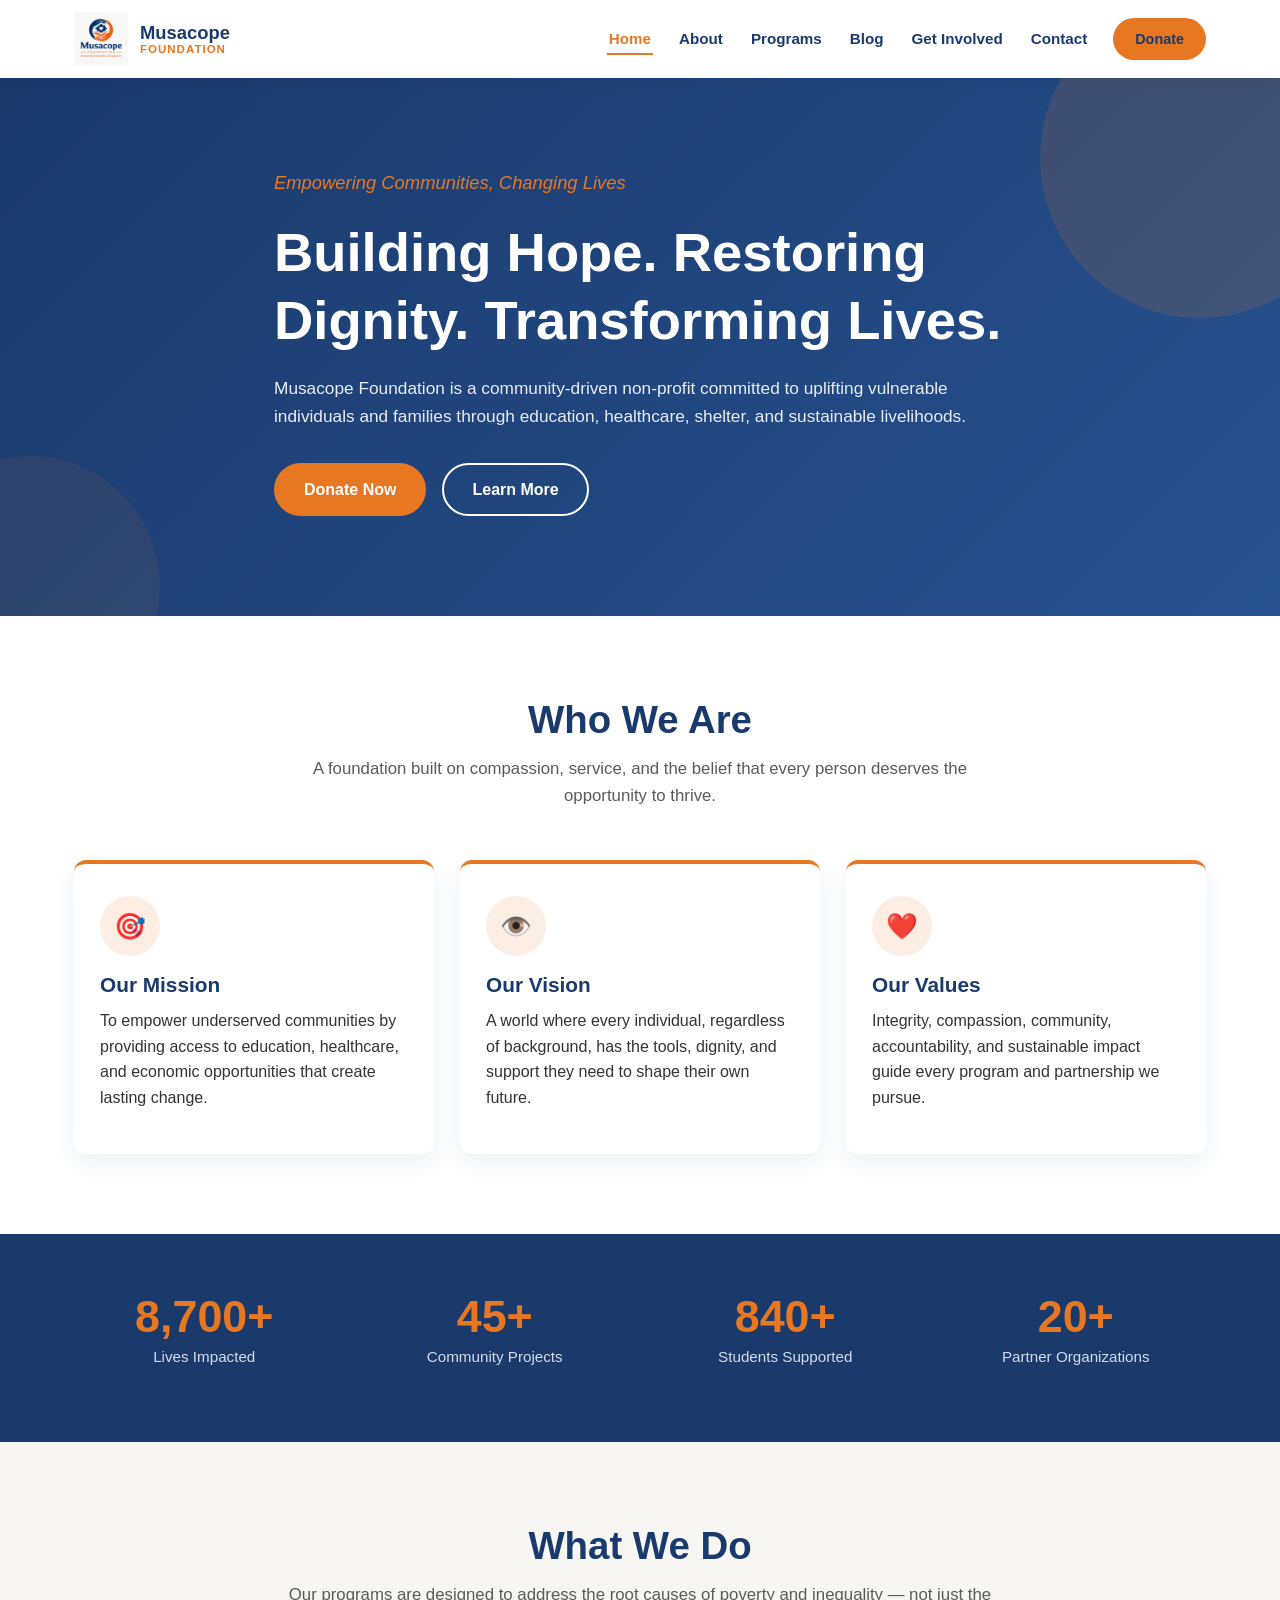
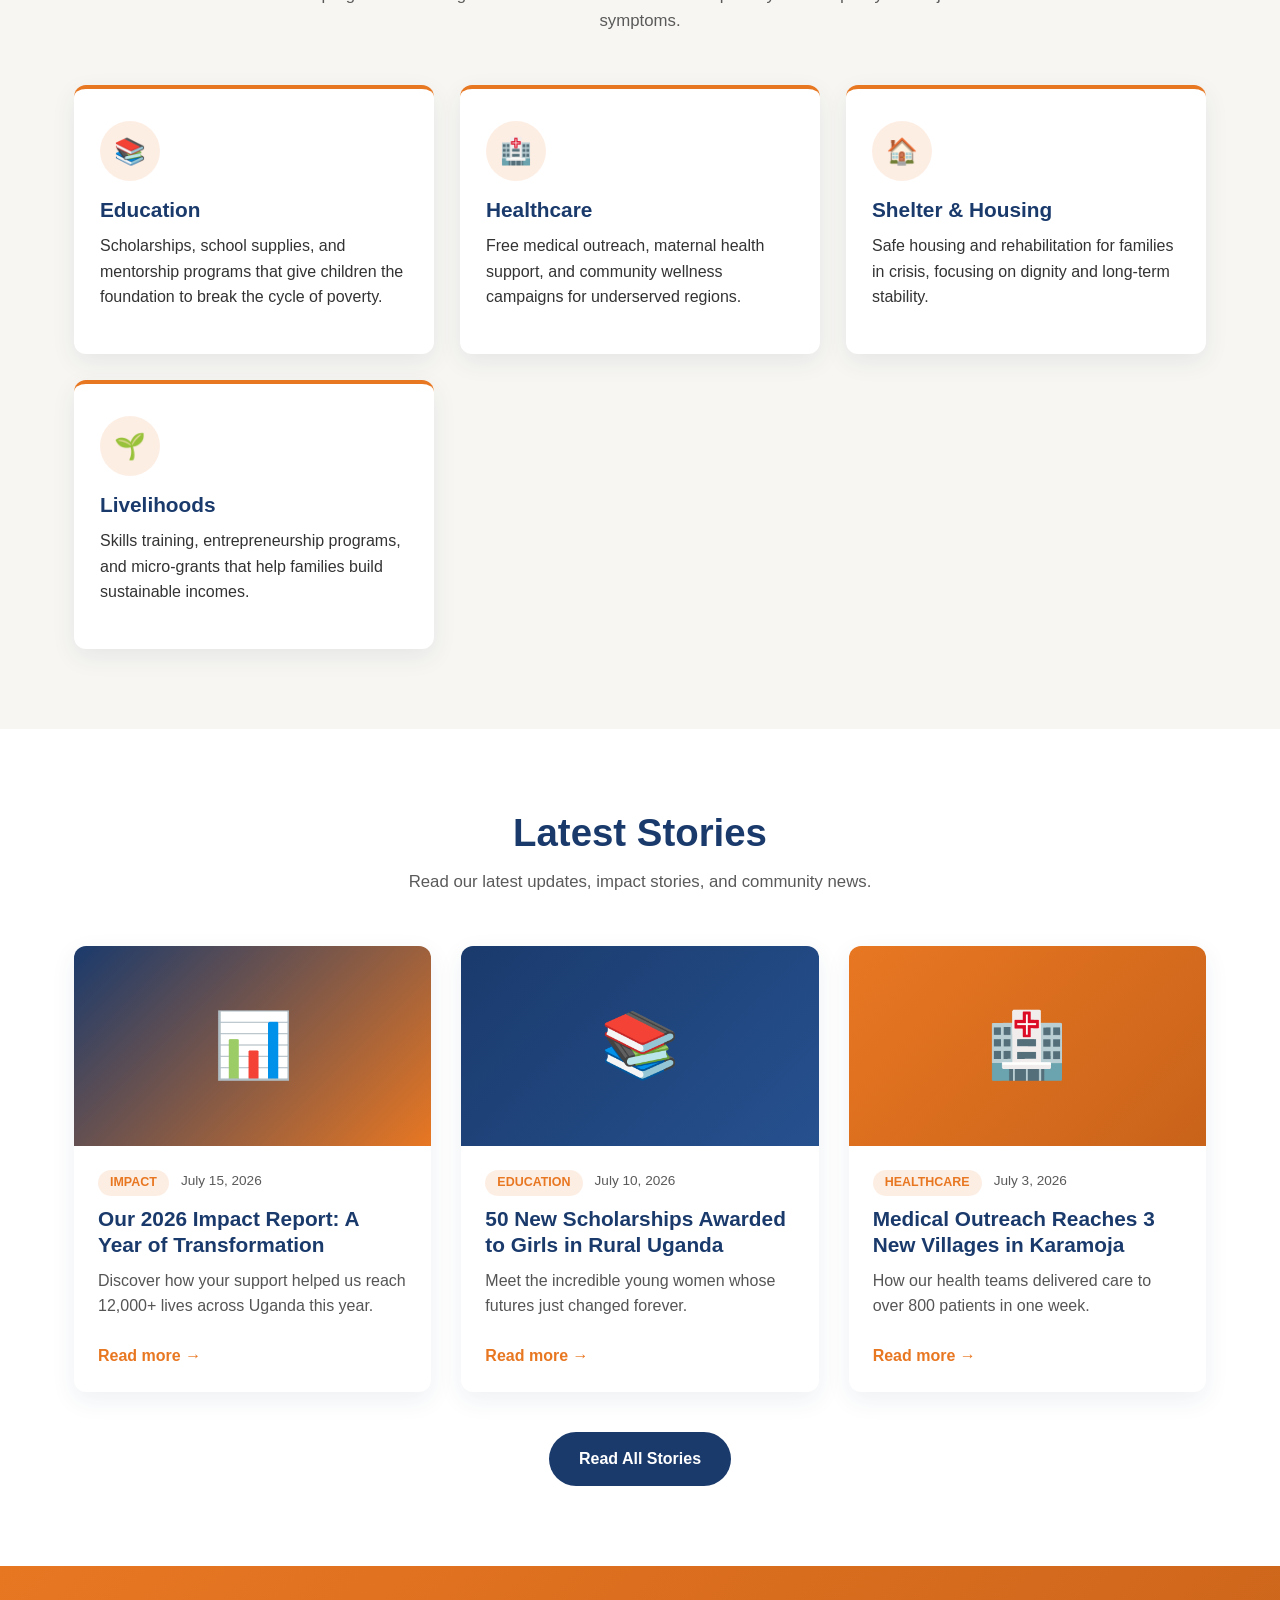
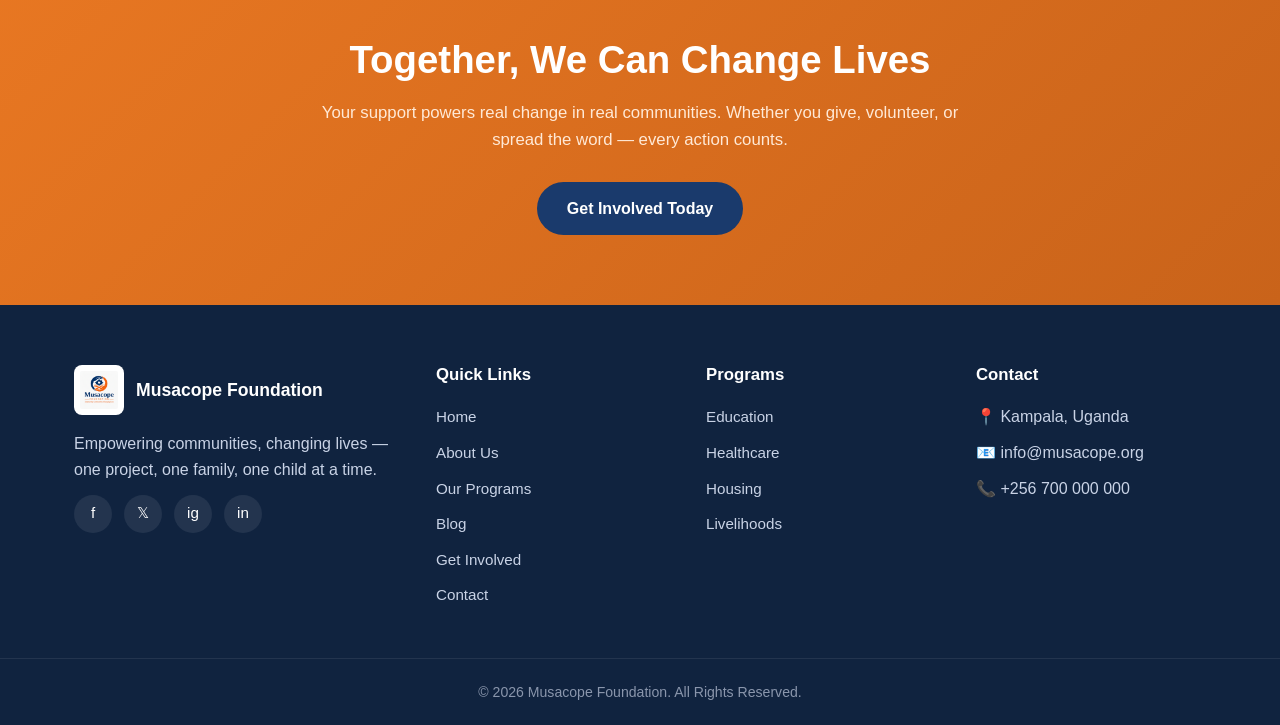
<file: index.html>
<!DOCTYPE html>
<html lang="en">
<head>
  <meta charset="UTF-8" />
  <meta name="viewport" content="width=device-width, initial-scale=1.0" />
  <title>Musacope Foundation | Empowering Communities, Changing Lives</title>
  <meta name="description" content="Musacope Foundation is a non-profit dedicated to empowering communities through education, healthcare, and sustainable development." />
  <link rel="icon" href="images/logo.png" />
  <link rel="stylesheet" href="styles.css" />
</head>
<body>

  <nav class="navbar">
    <div class="nav-container">
      <a href="index.html" class="nav-logo">
        <img src="images/logo.png" alt="Musacope Foundation logo" />
        <div class="nav-logo-text">
          <span class="brand">Musacope</span>
          <span class="sub">FOUNDATION</span>
        </div>
      </a>
      <button class="hamburger" aria-label="Menu"><span></span><span></span><span></span></button>
      <ul class="nav-links">
        <li><a href="index.html">Home</a></li>
        <li><a href="about.html">About</a></li>
        <li><a href="programs.html">Programs</a></li>
        <li><a href="blog.html">Blog</a></li>
        <li><a href="get-involved.html">Get Involved</a></li>
        <li><a href="contact.html">Contact</a></li>
        <li><a href="get-involved.html#donate" class="btn btn-primary">Donate</a></li>
      </ul>
    </div>
  </nav>

  <section class="hero">
    <div class="container hero-content">
      <p class="tagline">Empowering Communities, Changing Lives</p>
      <h1>Building Hope. Restoring Dignity. Transforming Lives.</h1>
      <p>Musacope Foundation is a community-driven non-profit committed to uplifting vulnerable individuals and families through education, healthcare, shelter, and sustainable livelihoods.</p>
      <div class="hero-buttons">
        <a href="get-involved.html#donate" class="btn btn-primary">Donate Now</a>
        <a href="about.html" class="btn btn-outline">Learn More</a>
      </div>
    </div>
  </section>

  <section>
    <div class="container">
      <h2 class="section-title">Who We Are</h2>
      <p class="section-subtitle">A foundation built on compassion, service, and the belief that every person deserves the opportunity to thrive.</p>
      <div class="cards-grid">
        <div class="card"><div class="card-icon">🎯</div><h3>Our Mission</h3><p>To empower underserved communities by providing access to education, healthcare, and economic opportunities that create lasting change.</p></div>
        <div class="card"><div class="card-icon">👁️</div><h3>Our Vision</h3><p>A world where every individual, regardless of background, has the tools, dignity, and support they need to shape their own future.</p></div>
        <div class="card"><div class="card-icon">❤️</div><h3>Our Values</h3><p>Integrity, compassion, community, accountability, and sustainable impact guide every program and partnership we pursue.</p></div>
      </div>
    </div>
  </section>

  <section class="stats">
    <div class="container">
      <div class="stats-grid">
        <div><span class="stat-num" data-target="12000" data-suffix="+">0</span><p class="stat-label">Lives Impacted</p></div>
        <div><span class="stat-num" data-target="45" data-suffix="+">0</span><p class="stat-label">Community Projects</p></div>
        <div><span class="stat-num" data-target="1200" data-suffix="+">0</span><p class="stat-label">Students Supported</p></div>
        <div><span class="stat-num" data-target="20" data-suffix="+">0</span><p class="stat-label">Partner Organizations</p></div>
      </div>
    </div>
  </section>

  <section class="section-alt">
    <div class="container">
      <h2 class="section-title">What We Do</h2>
      <p class="section-subtitle">Our programs are designed to address the root causes of poverty and inequality — not just the symptoms.</p>
      <div class="cards-grid">
        <div class="card"><div class="card-icon">📚</div><h3>Education</h3><p>Scholarships, school supplies, and mentorship programs that give children the foundation to break the cycle of poverty.</p></div>
        <div class="card"><div class="card-icon">🏥</div><h3>Healthcare</h3><p>Free medical outreach, maternal health support, and community wellness campaigns for underserved regions.</p></div>
        <div class="card"><div class="card-icon">🏠</div><h3>Shelter & Housing</h3><p>Safe housing and rehabilitation for families in crisis, focusing on dignity and long-term stability.</p></div>
        <div class="card"><div class="card-icon">🌱</div><h3>Livelihoods</h3><p>Skills training, entrepreneurship programs, and micro-grants that help families build sustainable incomes.</p></div>
      </div>
    </div>
  </section>

  <section>
    <div class="container">
      <h2 class="section-title">Latest Stories</h2>
      <p class="section-subtitle">Read our latest updates, impact stories, and community news.</p>
      <div class="blog-grid">
        <a href="blog/impact-report-2026.html" class="blog-card" style="color:inherit;">
          <div class="blog-card-image community">📊</div>
          <div class="blog-card-body">
            <div class="blog-meta"><span class="blog-tag">Impact</span><span>July 15, 2026</span></div>
            <h3>Our 2026 Impact Report: A Year of Transformation</h3>
            <p>Discover how your support helped us reach 12,000+ lives across Uganda this year.</p>
            <span class="read-more">Read more →</span>
          </div>
        </a>
        <a href="blog/education-scholarships.html" class="blog-card" style="color:inherit;">
          <div class="blog-card-image education">📚</div>
          <div class="blog-card-body">
            <div class="blog-meta"><span class="blog-tag">Education</span><span>July 10, 2026</span></div>
            <h3>50 New Scholarships Awarded to Girls in Rural Uganda</h3>
            <p>Meet the incredible young women whose futures just changed forever.</p>
            <span class="read-more">Read more →</span>
          </div>
        </a>
        <a href="blog/health-outreach.html" class="blog-card" style="color:inherit;">
          <div class="blog-card-image health">🏥</div>
          <div class="blog-card-body">
            <div class="blog-meta"><span class="blog-tag">Healthcare</span><span>July 3, 2026</span></div>
            <h3>Medical Outreach Reaches 3 New Villages in Karamoja</h3>
            <p>How our health teams delivered care to over 800 patients in one week.</p>
            <span class="read-more">Read more →</span>
          </div>
        </a>
      </div>
      <div style="text-align:center; margin-top:40px;">
        <a href="blog.html" class="btn btn-navy">Read All Stories</a>
      </div>
    </div>
  </section>

  <section class="cta-banner">
    <div class="container">
      <h2>Together, We Can Change Lives</h2>
      <p>Your support powers real change in real communities. Whether you give, volunteer, or spread the word — every action counts.</p>
      <a href="get-involved.html" class="btn btn-navy">Get Involved Today</a>
    </div>
  </section>

  <footer>
    <div class="container">
      <div class="footer-grid">
        <div class="footer-col">
          <div class="footer-logo">
            <img src="images/logo.png" alt="Musacope Foundation" />
            <span class="brand">Musacope Foundation</span>
          </div>
          <p style="color:#c9d3e6;">Empowering communities, changing lives — one project, one family, one child at a time.</p>
          <div class="socials"><a href="#">f</a><a href="#">𝕏</a><a href="#">ig</a><a href="#">in</a></div>
        </div>
        <div class="footer-col">
          <h4>Quick Links</h4>
          <ul>
            <li><a href="index.html">Home</a></li>
            <li><a href="about.html">About Us</a></li>
            <li><a href="programs.html">Our Programs</a></li>
            <li><a href="blog.html">Blog</a></li>
            <li><a href="get-involved.html">Get Involved</a></li>
            <li><a href="contact.html">Contact</a></li>
          </ul>
        </div>
        <div class="footer-col">
          <h4>Programs</h4>
          <ul>
            <li><a href="programs.html">Education</a></li>
            <li><a href="programs.html">Healthcare</a></li>
            <li><a href="programs.html">Housing</a></li>
            <li><a href="programs.html">Livelihoods</a></li>
          </ul>
        </div>
        <div class="footer-col">
          <h4>Contact</h4>
          <ul>
            <li>📍 Kampala, Uganda</li>
            <li>📧 info@musacope.org</li>
            <li>📞 +256 700 000 000</li>
          </ul>
        </div>
      </div>
    </div>
    <div class="footer-bottom">
      &copy; <span id="year"></span> Musacope Foundation. All Rights Reserved.
      <script>document.getElementById('year').textContent = new Date().getFullYear();</script>
    </div>
  </footer>

  <script src="config.js"></script>
  <script src="script.js"></script>
</body>
</html>
</file>
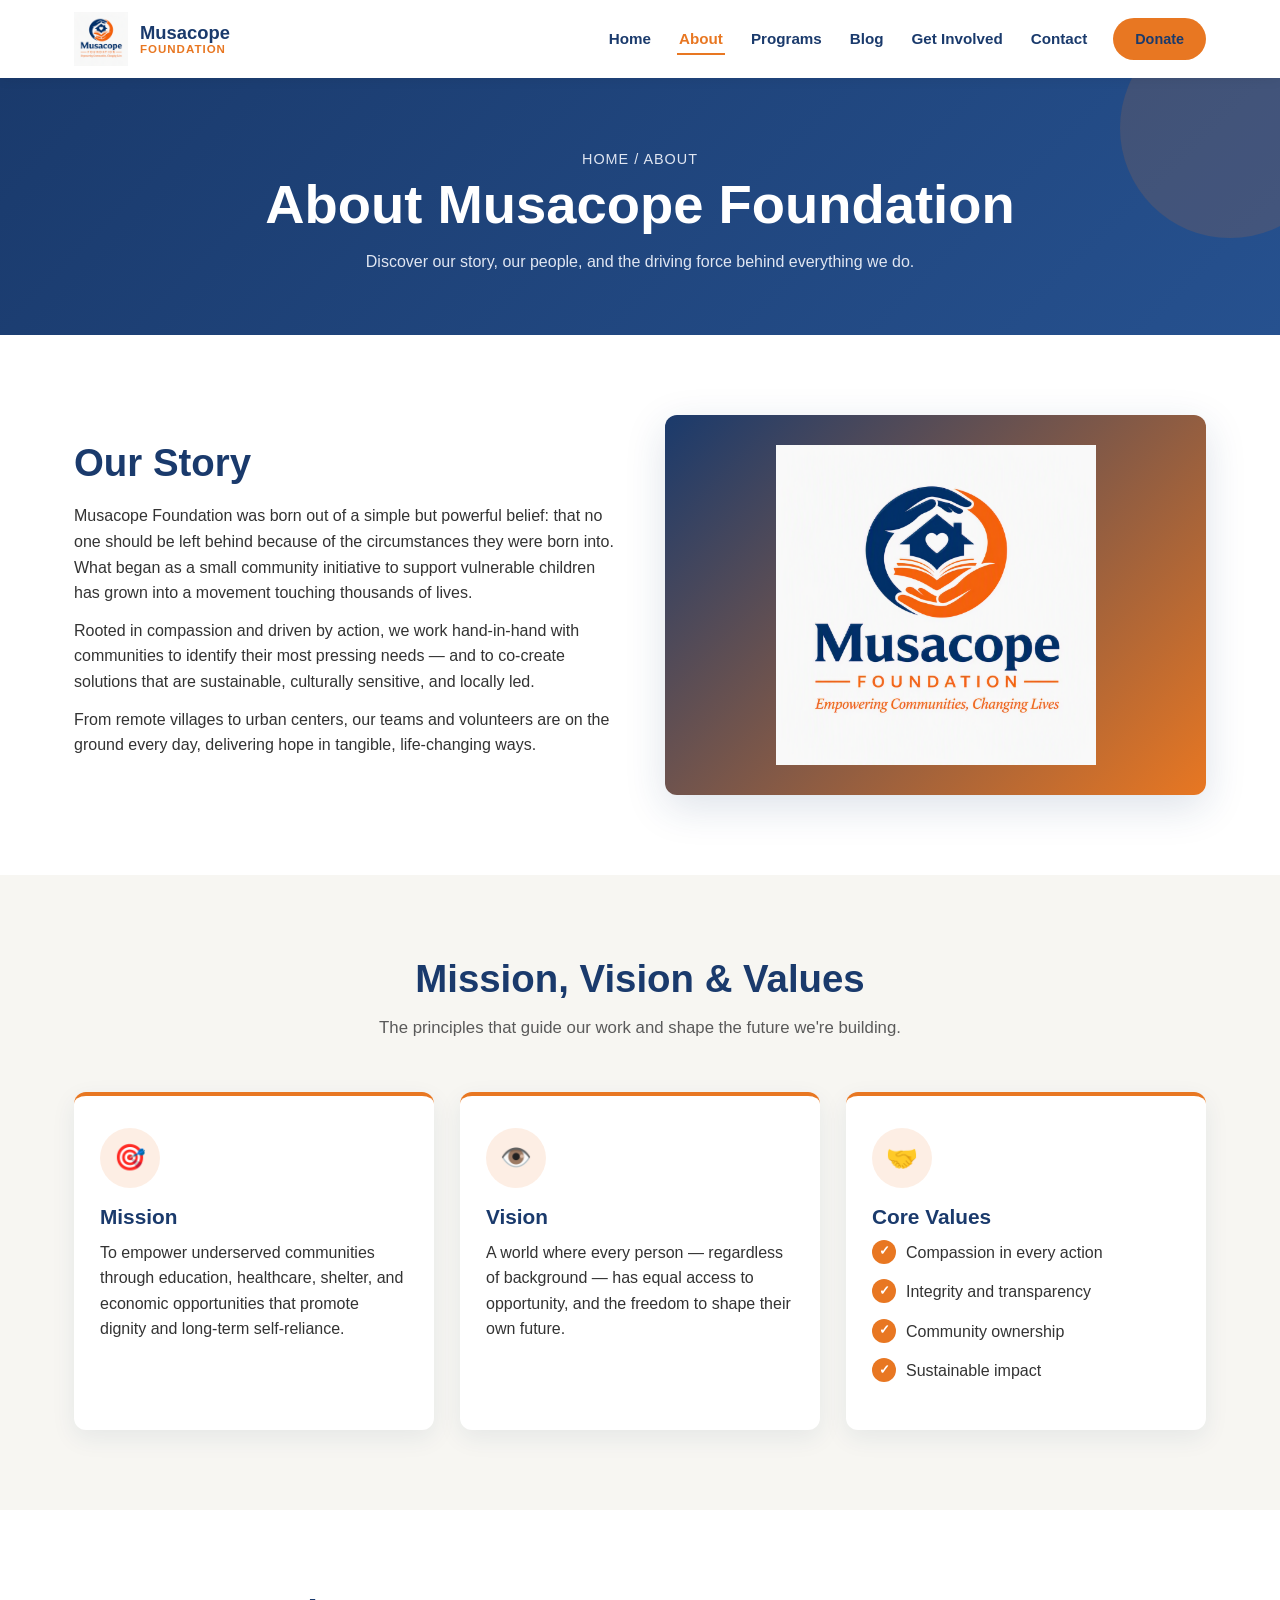
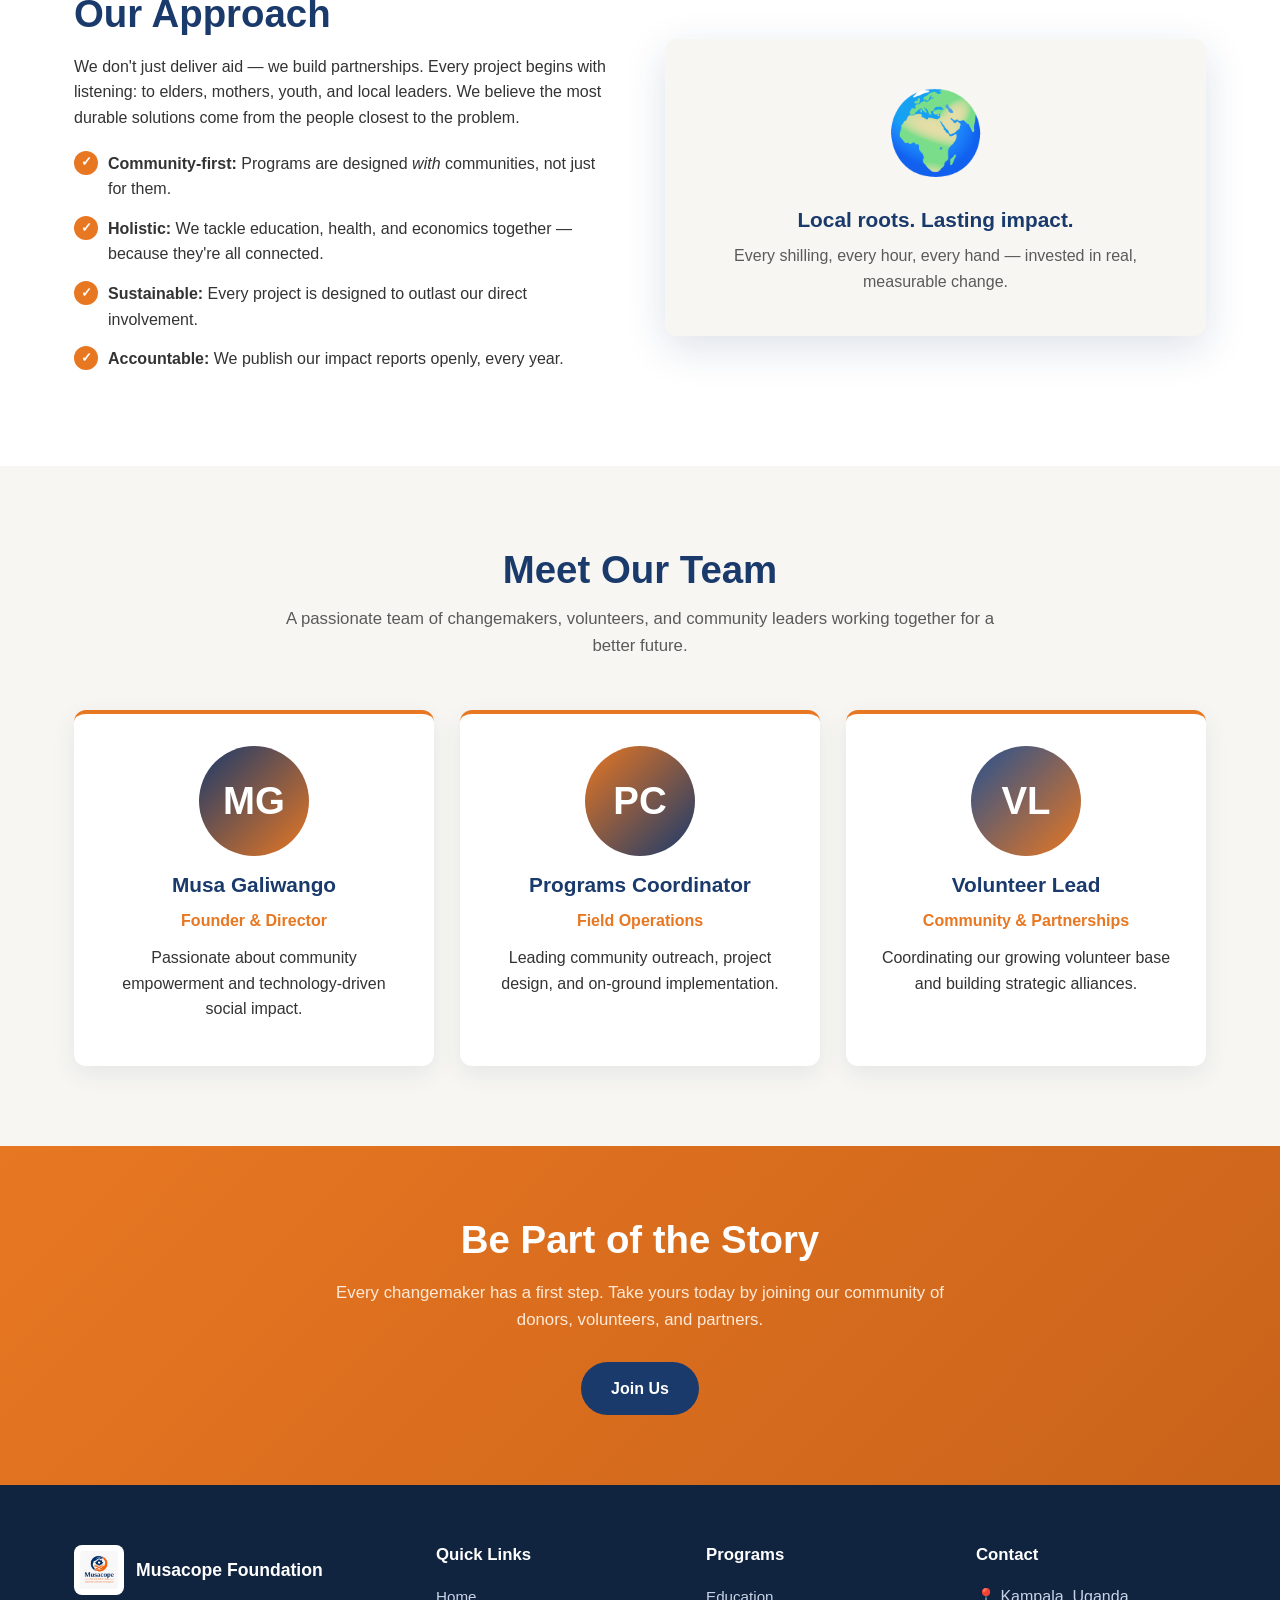
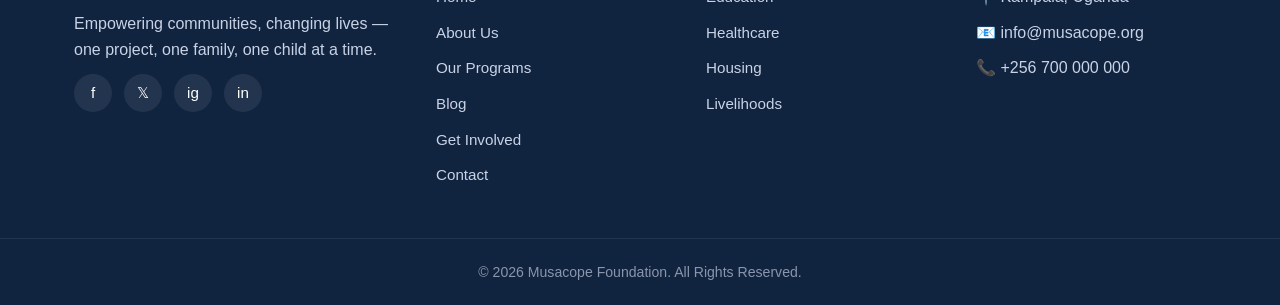
<file: about.html>
<!DOCTYPE html>
<html lang="en">
<head>
  <meta charset="UTF-8" />
  <meta name="viewport" content="width=device-width, initial-scale=1.0" />
  <title>About Us | Musacope Foundation</title>
  <link rel="icon" href="images/logo.png" />
  <link rel="stylesheet" href="styles.css" />
</head>
<body>

  <nav class="navbar">
    <div class="nav-container">
      <a href="index.html" class="nav-logo">
        <img src="images/logo.png" alt="Musacope Foundation logo" />
        <div class="nav-logo-text"><span class="brand">Musacope</span><span class="sub">FOUNDATION</span></div>
      </a>
      <button class="hamburger" aria-label="Menu"><span></span><span></span><span></span></button>
      <ul class="nav-links">
        <li><a href="index.html">Home</a></li>
        <li><a href="about.html">About</a></li>
        <li><a href="programs.html">Programs</a></li>
        <li><a href="blog.html">Blog</a></li>
        <li><a href="get-involved.html">Get Involved</a></li>
        <li><a href="contact.html">Contact</a></li>
        <li><a href="get-involved.html#donate" class="btn btn-primary">Donate</a></li>
      </ul>
    </div>
  </nav>

  <header class="page-header">
    <div class="container">
      <p class="breadcrumb">Home / About</p>
      <h1>About Musacope Foundation</h1>
      <p>Discover our story, our people, and the driving force behind everything we do.</p>
    </div>
  </header>

  <section>
    <div class="container two-col">
      <div>
        <h2>Our Story</h2>
        <p>Musacope Foundation was born out of a simple but powerful belief: that no one should be left behind because of the circumstances they were born into. What began as a small community initiative to support vulnerable children has grown into a movement touching thousands of lives.</p>
        <p>Rooted in compassion and driven by action, we work hand-in-hand with communities to identify their most pressing needs — and to co-create solutions that are sustainable, culturally sensitive, and locally led.</p>
        <p>From remote villages to urban centers, our teams and volunteers are on the ground every day, delivering hope in tangible, life-changing ways.</p>
      </div>
      <div class="image-box"><img src="images/logo.png" alt="Musacope Foundation" /></div>
    </div>
  </section>

  <section class="section-alt">
    <div class="container">
      <h2 class="section-title">Mission, Vision & Values</h2>
      <p class="section-subtitle">The principles that guide our work and shape the future we're building.</p>
      <div class="cards-grid">
        <div class="card"><div class="card-icon">🎯</div><h3>Mission</h3><p>To empower underserved communities through education, healthcare, shelter, and economic opportunities that promote dignity and long-term self-reliance.</p></div>
        <div class="card"><div class="card-icon">👁️</div><h3>Vision</h3><p>A world where every person — regardless of background — has equal access to opportunity, and the freedom to shape their own future.</p></div>
        <div class="card"><div class="card-icon">🤝</div><h3>Core Values</h3>
          <ul class="value-list" style="margin-top:6px;">
            <li>Compassion in every action</li><li>Integrity and transparency</li>
            <li>Community ownership</li><li>Sustainable impact</li>
          </ul>
        </div>
      </div>
    </div>
  </section>

  <section>
    <div class="container two-col">
      <div>
        <h2>Our Approach</h2>
        <p>We don't just deliver aid — we build partnerships. Every project begins with listening: to elders, mothers, youth, and local leaders. We believe the most durable solutions come from the people closest to the problem.</p>
        <ul class="value-list">
          <li><strong>Community-first:</strong> Programs are designed <em>with</em> communities, not just for them.</li>
          <li><strong>Holistic:</strong> We tackle education, health, and economics together — because they're all connected.</li>
          <li><strong>Sustainable:</strong> Every project is designed to outlast our direct involvement.</li>
          <li><strong>Accountable:</strong> We publish our impact reports openly, every year.</li>
        </ul>
      </div>
      <div class="image-box" style="background: var(--cream);">
        <div style="font-size:5rem; color: var(--orange); margin-bottom:10px;">🌍</div>
        <h3 style="color: var(--navy);">Local roots. Lasting impact.</h3>
        <p style="color: var(--gray); margin-top:8px;">Every shilling, every hour, every hand — invested in real, measurable change.</p>
      </div>
    </div>
  </section>

  <section class="section-alt">
    <div class="container">
      <h2 class="section-title">Meet Our Team</h2>
      <p class="section-subtitle">A passionate team of changemakers, volunteers, and community leaders working together for a better future.</p>
      <div class="cards-grid">
        <div class="card" style="text-align:center;">
          <div style="width:110px;height:110px;border-radius:50%;background:linear-gradient(135deg,var(--navy),var(--orange));margin:0 auto 16px;display:flex;align-items:center;justify-content:center;color:#fff;font-size:2.4rem;font-weight:700;">MG</div>
          <h3>Musa Galiwango</h3>
          <p style="color:var(--orange);font-weight:600;">Founder & Director</p>
          <p>Passionate about community empowerment and technology-driven social impact.</p>
        </div>
        <div class="card" style="text-align:center;">
          <div style="width:110px;height:110px;border-radius:50%;background:linear-gradient(135deg,var(--orange),var(--navy));margin:0 auto 16px;display:flex;align-items:center;justify-content:center;color:#fff;font-size:2.4rem;font-weight:700;">PC</div>
          <h3>Programs Coordinator</h3>
          <p style="color:var(--orange);font-weight:600;">Field Operations</p>
          <p>Leading community outreach, project design, and on-ground implementation.</p>
        </div>
        <div class="card" style="text-align:center;">
          <div style="width:110px;height:110px;border-radius:50%;background:linear-gradient(135deg,var(--navy-light),var(--orange));margin:0 auto 16px;display:flex;align-items:center;justify-content:center;color:#fff;font-size:2.4rem;font-weight:700;">VL</div>
          <h3>Volunteer Lead</h3>
          <p style="color:var(--orange);font-weight:600;">Community & Partnerships</p>
          <p>Coordinating our growing volunteer base and building strategic alliances.</p>
        </div>
      </div>
    </div>
  </section>

  <section class="cta-banner">
    <div class="container">
      <h2>Be Part of the Story</h2>
      <p>Every changemaker has a first step. Take yours today by joining our community of donors, volunteers, and partners.</p>
      <a href="get-involved.html" class="btn btn-navy">Join Us</a>
    </div>
  </section>

  <footer>
    <div class="container">
      <div class="footer-grid">
        <div class="footer-col">
          <div class="footer-logo"><img src="images/logo.png" alt="Musacope Foundation" /><span class="brand">Musacope Foundation</span></div>
          <p style="color:#c9d3e6;">Empowering communities, changing lives — one project, one family, one child at a time.</p>
          <div class="socials"><a href="#">f</a><a href="#">𝕏</a><a href="#">ig</a><a href="#">in</a></div>
        </div>
        <div class="footer-col"><h4>Quick Links</h4><ul>
          <li><a href="index.html">Home</a></li><li><a href="about.html">About Us</a></li>
          <li><a href="programs.html">Our Programs</a></li><li><a href="blog.html">Blog</a></li>
          <li><a href="get-involved.html">Get Involved</a></li><li><a href="contact.html">Contact</a></li>
        </ul></div>
        <div class="footer-col"><h4>Programs</h4><ul>
          <li><a href="programs.html">Education</a></li><li><a href="programs.html">Healthcare</a></li>
          <li><a href="programs.html">Housing</a></li><li><a href="programs.html">Livelihoods</a></li>
        </ul></div>
        <div class="footer-col"><h4>Contact</h4><ul>
          <li>📍 Kampala, Uganda</li><li>📧 info@musacope.org</li><li>📞 +256 700 000 000</li>
        </ul></div>
      </div>
    </div>
    <div class="footer-bottom">
      &copy; <span id="year"></span> Musacope Foundation. All Rights Reserved.
      <script>document.getElementById('year').textContent = new Date().getFullYear();</script>
    </div>
  </footer>

  <script src="config.js"></script>
  <script src="script.js"></script>
</body>
</html>
</file>
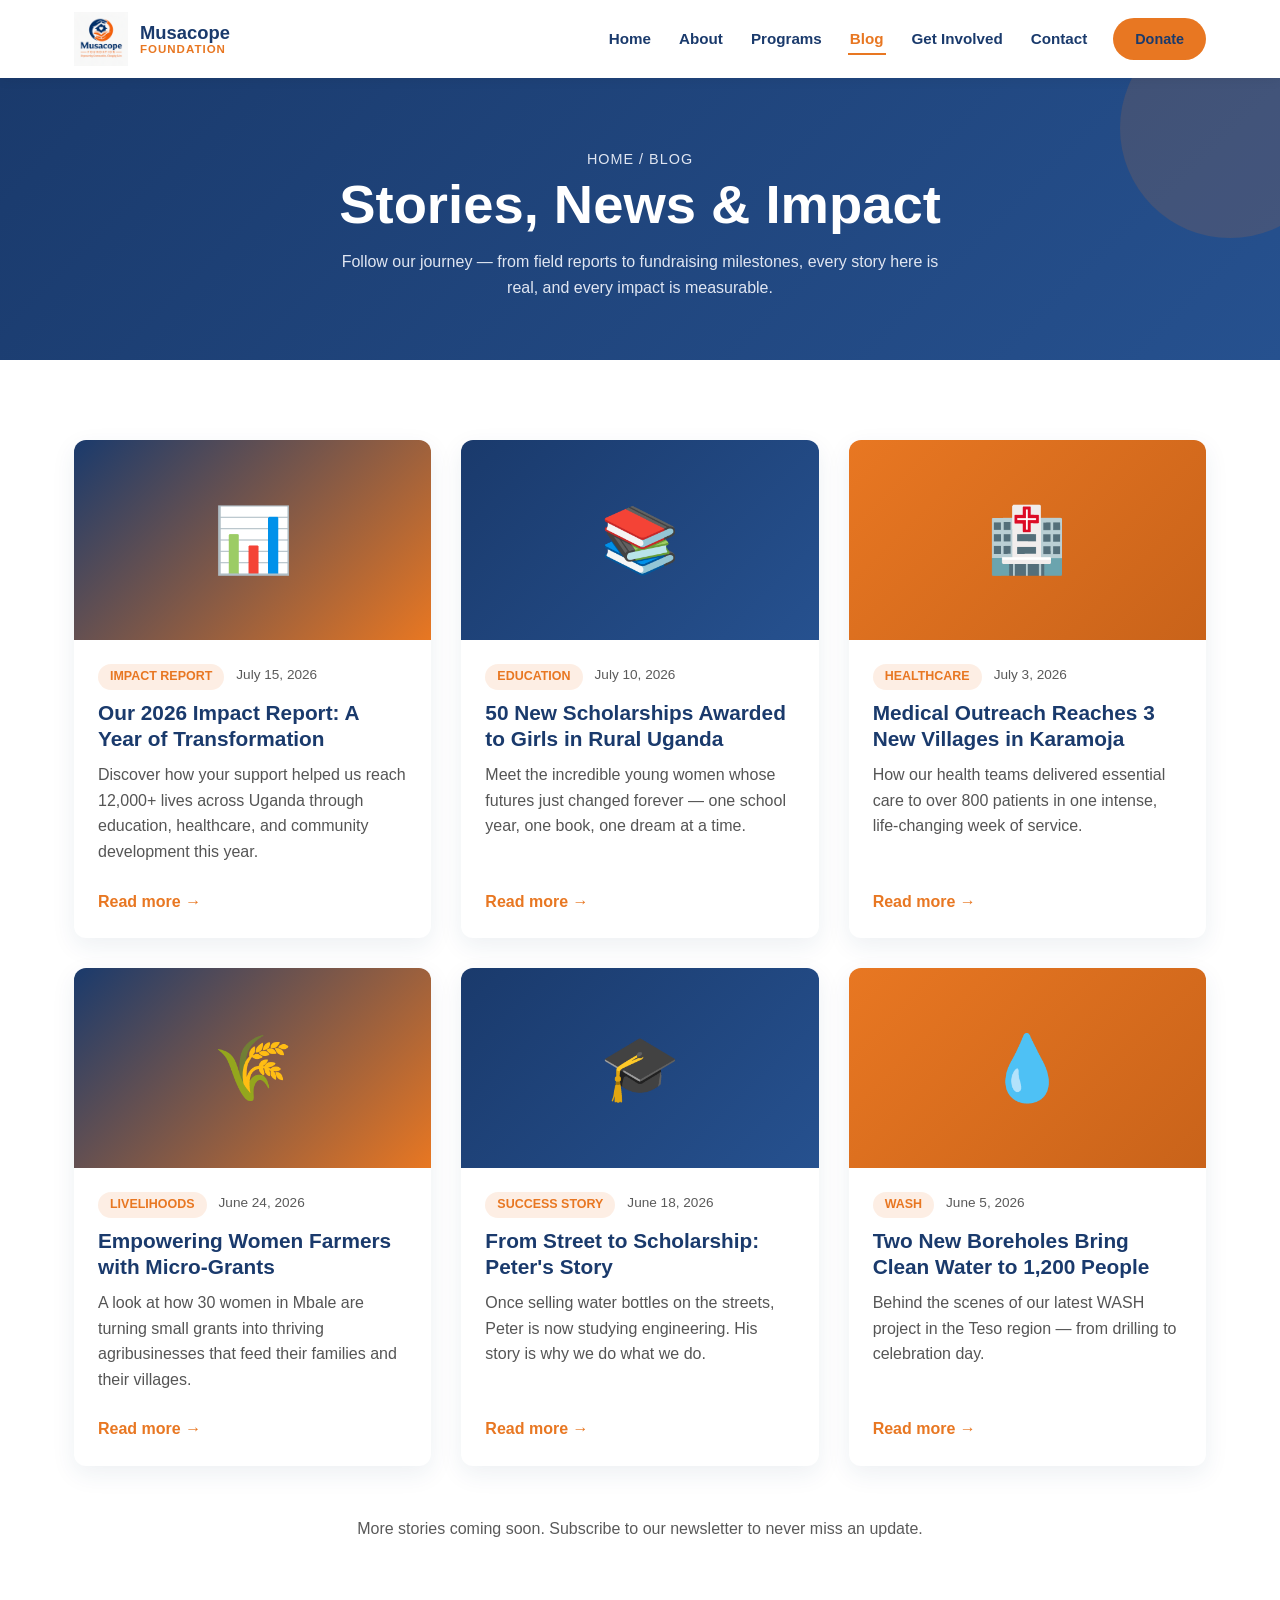
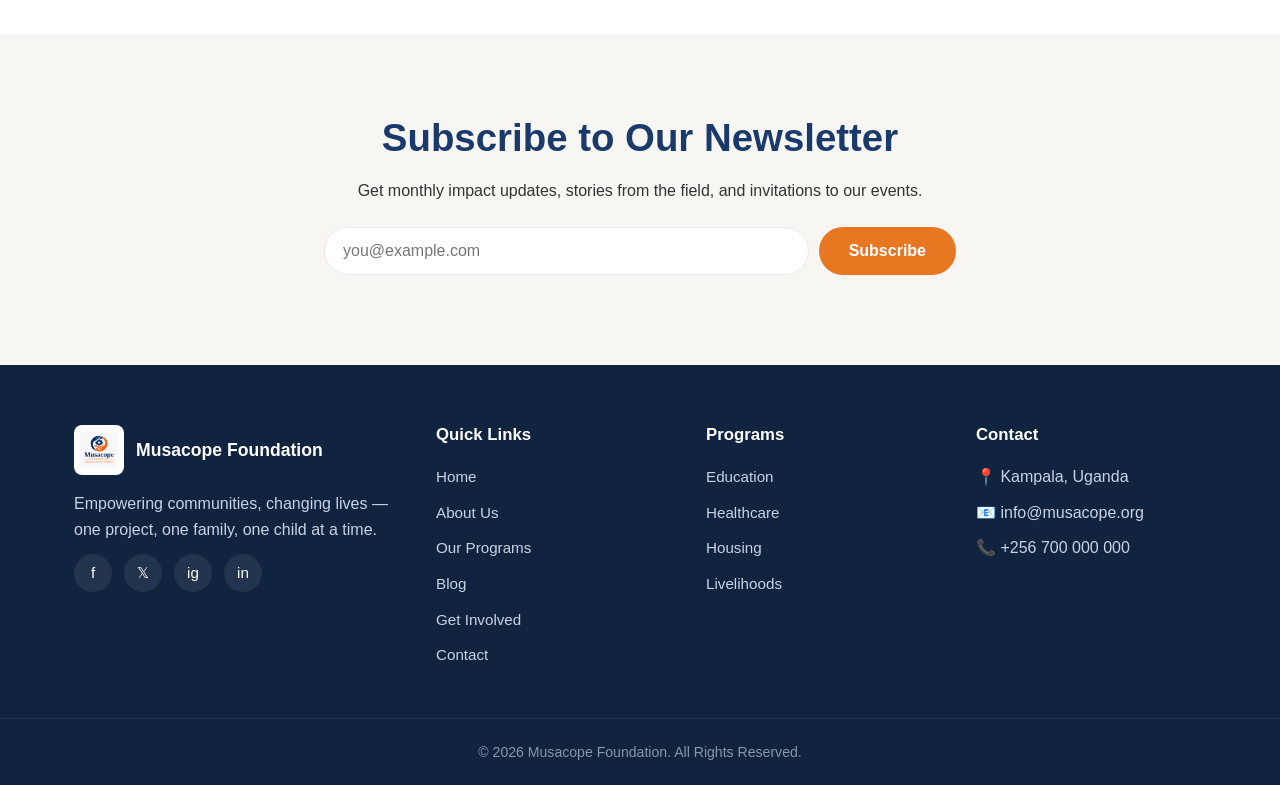
<file: blog.html>
<!DOCTYPE html>
<html lang="en">
<head>
  <meta charset="UTF-8" />
  <meta name="viewport" content="width=device-width, initial-scale=1.0" />
  <title>Blog & News | Musacope Foundation</title>
  <meta name="description" content="Latest stories, impact reports, and news from Musacope Foundation." />
  <link rel="icon" href="images/logo.png" />
  <link rel="stylesheet" href="styles.css" />
</head>
<body>

  <nav class="navbar">
    <div class="nav-container">
      <a href="index.html" class="nav-logo">
        <img src="images/logo.png" alt="Musacope Foundation logo" />
        <div class="nav-logo-text"><span class="brand">Musacope</span><span class="sub">FOUNDATION</span></div>
      </a>
      <button class="hamburger" aria-label="Menu"><span></span><span></span><span></span></button>
      <ul class="nav-links">
        <li><a href="index.html">Home</a></li>
        <li><a href="about.html">About</a></li>
        <li><a href="programs.html">Programs</a></li>
        <li><a href="blog.html">Blog</a></li>
        <li><a href="get-involved.html">Get Involved</a></li>
        <li><a href="contact.html">Contact</a></li>
        <li><a href="get-involved.html#donate" class="btn btn-primary">Donate</a></li>
      </ul>
    </div>
  </nav>

  <header class="page-header">
    <div class="container">
      <p class="breadcrumb">Home / Blog</p>
      <h1>Stories, News & Impact</h1>
      <p>Follow our journey — from field reports to fundraising milestones, every story here is real, and every impact is measurable.</p>
    </div>
  </header>

  <section>
    <div class="container">
      <div class="blog-grid">

        <a href="blog/impact-report-2026.html" class="blog-card" style="color:inherit;">
          <div class="blog-card-image community">📊</div>
          <div class="blog-card-body">
            <div class="blog-meta"><span class="blog-tag">Impact Report</span><span>July 15, 2026</span></div>
            <h3>Our 2026 Impact Report: A Year of Transformation</h3>
            <p>Discover how your support helped us reach 12,000+ lives across Uganda through education, healthcare, and community development this year.</p>
            <span class="read-more">Read more →</span>
          </div>
        </a>

        <a href="blog/education-scholarships.html" class="blog-card" style="color:inherit;">
          <div class="blog-card-image education">📚</div>
          <div class="blog-card-body">
            <div class="blog-meta"><span class="blog-tag">Education</span><span>July 10, 2026</span></div>
            <h3>50 New Scholarships Awarded to Girls in Rural Uganda</h3>
            <p>Meet the incredible young women whose futures just changed forever — one school year, one book, one dream at a time.</p>
            <span class="read-more">Read more →</span>
          </div>
        </a>

        <a href="blog/health-outreach.html" class="blog-card" style="color:inherit;">
          <div class="blog-card-image health">🏥</div>
          <div class="blog-card-body">
            <div class="blog-meta"><span class="blog-tag">Healthcare</span><span>July 3, 2026</span></div>
            <h3>Medical Outreach Reaches 3 New Villages in Karamoja</h3>
            <p>How our health teams delivered essential care to over 800 patients in one intense, life-changing week of service.</p>
            <span class="read-more">Read more →</span>
          </div>
        </a>

        <a href="#" class="blog-card" style="color:inherit;">
          <div class="blog-card-image community">🌾</div>
          <div class="blog-card-body">
            <div class="blog-meta"><span class="blog-tag">Livelihoods</span><span>June 24, 2026</span></div>
            <h3>Empowering Women Farmers with Micro-Grants</h3>
            <p>A look at how 30 women in Mbale are turning small grants into thriving agribusinesses that feed their families and their villages.</p>
            <span class="read-more">Read more →</span>
          </div>
        </a>

        <a href="#" class="blog-card" style="color:inherit;">
          <div class="blog-card-image education">🎓</div>
          <div class="blog-card-body">
            <div class="blog-meta"><span class="blog-tag">Success Story</span><span>June 18, 2026</span></div>
            <h3>From Street to Scholarship: Peter's Story</h3>
            <p>Once selling water bottles on the streets, Peter is now studying engineering. His story is why we do what we do.</p>
            <span class="read-more">Read more →</span>
          </div>
        </a>

        <a href="#" class="blog-card" style="color:inherit;">
          <div class="blog-card-image health">💧</div>
          <div class="blog-card-body">
            <div class="blog-meta"><span class="blog-tag">WASH</span><span>June 5, 2026</span></div>
            <h3>Two New Boreholes Bring Clean Water to 1,200 People</h3>
            <p>Behind the scenes of our latest WASH project in the Teso region — from drilling to celebration day.</p>
            <span class="read-more">Read more →</span>
          </div>
        </a>

      </div>

      <div style="text-align:center; margin-top:50px;">
        <p style="color:var(--gray);">More stories coming soon. Subscribe to our newsletter to never miss an update.</p>
      </div>
    </div>
  </section>

  <!-- Newsletter -->
  <section class="section-alt">
    <div class="container" style="max-width:680px; text-align:center;">
      <h2>Subscribe to Our Newsletter</h2>
      <p style="margin-bottom:24px;">Get monthly impact updates, stories from the field, and invitations to our events.</p>
      <form class="js-formsubmit" action="https://formsubmit.co/info@musacope.org" method="POST" style="display:flex; gap:10px; flex-wrap:wrap; justify-content:center;">
        <input type="hidden" name="_subject" value="New Newsletter Subscriber - Musacope Foundation">
        <input type="hidden" name="_template" value="table">
        <input type="text" name="_honey" style="display:none">
        <input type="email" name="email" placeholder="you@example.com" required style="flex:1; min-width:240px; padding:14px 18px; border-radius:999px; border:1.5px solid var(--light-gray); font-size:1rem;" />
        <button type="submit" class="btn btn-primary">Subscribe</button>
        <div class="form-message" style="flex-basis:100%;"></div>
      </form>
    </div>
  </section>

  <footer>
    <div class="container">
      <div class="footer-grid">
        <div class="footer-col">
          <div class="footer-logo"><img src="images/logo.png" alt="Musacope Foundation" /><span class="brand">Musacope Foundation</span></div>
          <p style="color:#c9d3e6;">Empowering communities, changing lives — one project, one family, one child at a time.</p>
          <div class="socials"><a href="#">f</a><a href="#">𝕏</a><a href="#">ig</a><a href="#">in</a></div>
        </div>
        <div class="footer-col"><h4>Quick Links</h4><ul>
          <li><a href="index.html">Home</a></li><li><a href="about.html">About Us</a></li>
          <li><a href="programs.html">Our Programs</a></li><li><a href="blog.html">Blog</a></li>
          <li><a href="get-involved.html">Get Involved</a></li><li><a href="contact.html">Contact</a></li>
        </ul></div>
        <div class="footer-col"><h4>Programs</h4><ul>
          <li><a href="programs.html">Education</a></li><li><a href="programs.html">Healthcare</a></li>
          <li><a href="programs.html">Housing</a></li><li><a href="programs.html">Livelihoods</a></li>
        </ul></div>
        <div class="footer-col"><h4>Contact</h4><ul>
          <li>📍 Kampala, Uganda</li><li>📧 info@musacope.org</li><li>📞 +256 700 000 000</li>
        </ul></div>
      </div>
    </div>
    <div class="footer-bottom">
      &copy; <span id="year"></span> Musacope Foundation. All Rights Reserved.
      <script>document.getElementById('year').textContent = new Date().getFullYear();</script>
    </div>
  </footer>

  <script src="config.js"></script>
  <script src="script.js"></script>
</body>
</html>
</file>
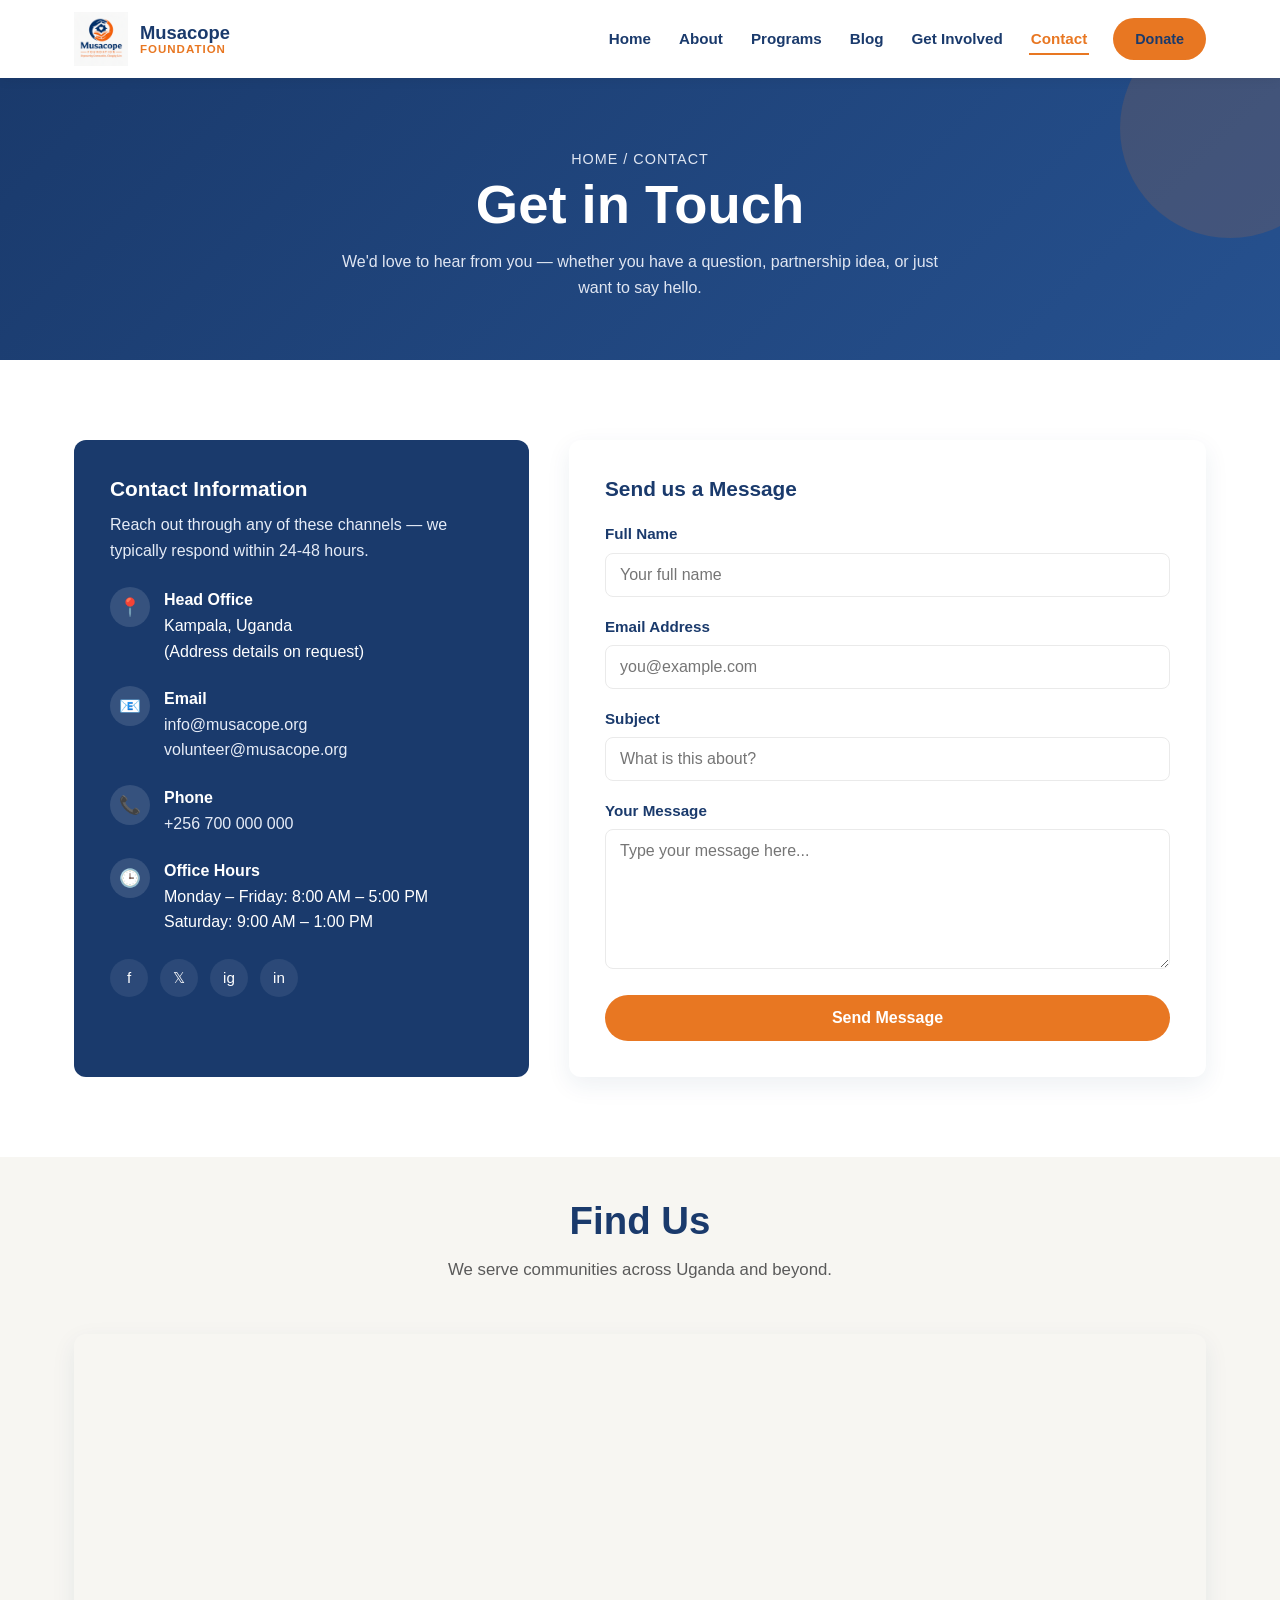
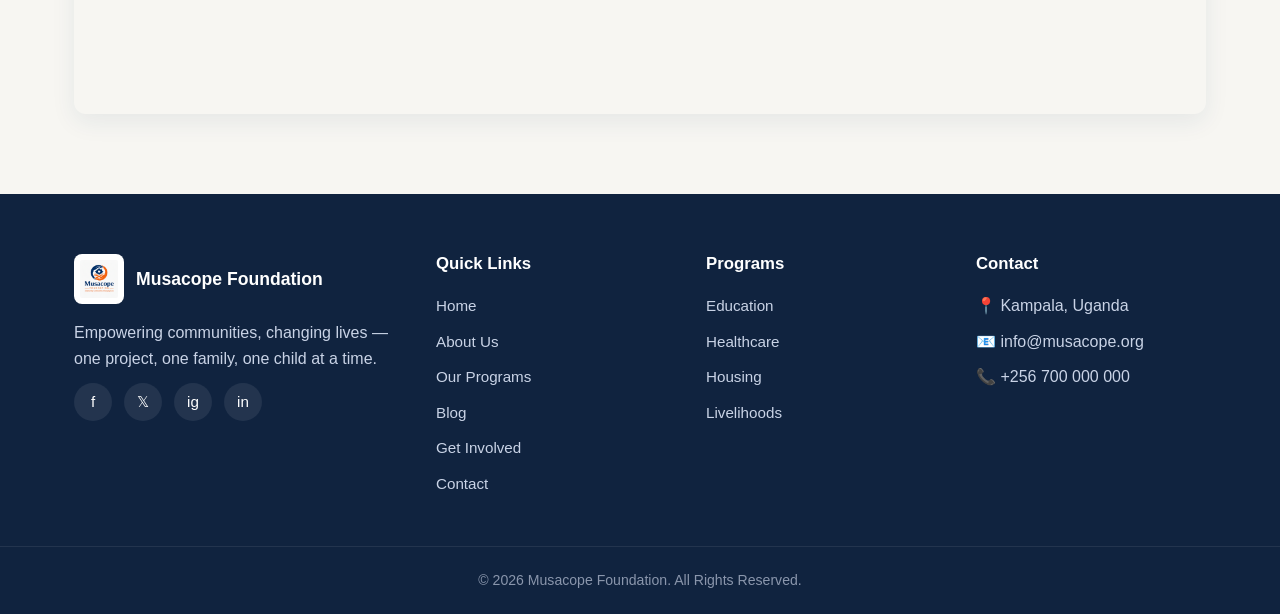
<file: contact.html>
<!DOCTYPE html>
<html lang="en">
<head>
  <meta charset="UTF-8" />
  <meta name="viewport" content="width=device-width, initial-scale=1.0" />
  <title>Contact | Musacope Foundation</title>
  <link rel="icon" href="images/logo.png" />
  <link rel="stylesheet" href="styles.css" />
</head>
<body>

  <nav class="navbar">
    <div class="nav-container">
      <a href="index.html" class="nav-logo">
        <img src="images/logo.png" alt="Musacope Foundation logo" />
        <div class="nav-logo-text"><span class="brand">Musacope</span><span class="sub">FOUNDATION</span></div>
      </a>
      <button class="hamburger" aria-label="Menu"><span></span><span></span><span></span></button>
      <ul class="nav-links">
        <li><a href="index.html">Home</a></li>
        <li><a href="about.html">About</a></li>
        <li><a href="programs.html">Programs</a></li>
        <li><a href="blog.html">Blog</a></li>
        <li><a href="get-involved.html">Get Involved</a></li>
        <li><a href="contact.html">Contact</a></li>
        <li><a href="get-involved.html#donate" class="btn btn-primary">Donate</a></li>
      </ul>
    </div>
  </nav>

  <header class="page-header">
    <div class="container">
      <p class="breadcrumb">Home / Contact</p>
      <h1>Get in Touch</h1>
      <p>We'd love to hear from you — whether you have a question, partnership idea, or just want to say hello.</p>
    </div>
  </header>

  <section>
    <div class="container">
      <div class="contact-wrap">

        <div class="contact-info">
          <h3>Contact Information</h3>
          <p style="margin-bottom:24px;">Reach out through any of these channels — we typically respond within 24-48 hours.</p>
          <div class="contact-item"><div class="icon">📍</div><div><strong>Head Office</strong><br />Kampala, Uganda<br />(Address details on request)</div></div>
          <div class="contact-item"><div class="icon">📧</div><div><strong>Email</strong><br /><a href="mailto:info@musacope.org">info@musacope.org</a><br /><a href="mailto:volunteer@musacope.org">volunteer@musacope.org</a></div></div>
          <div class="contact-item"><div class="icon">📞</div><div><strong>Phone</strong><br /><a href="tel:+256700000000">+256 700 000 000</a></div></div>
          <div class="contact-item"><div class="icon">🕒</div><div><strong>Office Hours</strong><br />Monday – Friday: 8:00 AM – 5:00 PM<br />Saturday: 9:00 AM – 1:00 PM</div></div>
          <div class="socials" style="margin-top:24px;"><a href="#">f</a><a href="#">𝕏</a><a href="#">ig</a><a href="#">in</a></div>
        </div>

        <div class="form-box">
          <h3 style="margin-bottom:20px;">Send us a Message</h3>
          <form class="js-formsubmit" action="https://formsubmit.co/info@musacope.org" method="POST">
            <input type="hidden" name="_subject" value="New Contact Message - Musacope Foundation">
            <input type="hidden" name="_template" value="table">
            <input type="hidden" name="_captcha" value="true">
            <input type="text" name="_honey" style="display:none">

            <div class="form-group"><label>Full Name</label><input type="text" name="name" placeholder="Your full name" required /></div>
            <div class="form-group"><label>Email Address</label><input type="email" name="email" placeholder="you@example.com" required /></div>
            <div class="form-group"><label>Subject</label><input type="text" name="subject" placeholder="What is this about?" required /></div>
            <div class="form-group"><label>Your Message</label><textarea name="message" placeholder="Type your message here..." required></textarea></div>
            <button type="submit" class="btn btn-primary" style="width:100%;">Send Message</button>
            <div class="form-message"></div>
          </form>
        </div>

      </div>
    </div>
  </section>

  <section class="section-alt" style="padding:40px 0 80px;">
    <div class="container">
      <h2 class="section-title">Find Us</h2>
      <p class="section-subtitle">We serve communities across Uganda and beyond.</p>
      <div style="border-radius: var(--radius); overflow: hidden; box-shadow: var(--shadow); height: 380px;">
        <iframe src="https://www.openstreetmap.org/export/embed.html?bbox=32.4600%2C0.2600%2C32.6900%2C0.4200&layer=mapnik&marker=0.3476%2C32.5825"
          style="border:0; width:100%; height:100%;" loading="lazy" title="Musacope Foundation location"></iframe>
      </div>
    </div>
  </section>

  <footer>
    <div class="container">
      <div class="footer-grid">
        <div class="footer-col">
          <div class="footer-logo"><img src="images/logo.png" alt="Musacope Foundation" /><span class="brand">Musacope Foundation</span></div>
          <p style="color:#c9d3e6;">Empowering communities, changing lives — one project, one family, one child at a time.</p>
          <div class="socials"><a href="#">f</a><a href="#">𝕏</a><a href="#">ig</a><a href="#">in</a></div>
        </div>
        <div class="footer-col"><h4>Quick Links</h4><ul>
          <li><a href="index.html">Home</a></li><li><a href="about.html">About Us</a></li>
          <li><a href="programs.html">Our Programs</a></li><li><a href="blog.html">Blog</a></li>
          <li><a href="get-involved.html">Get Involved</a></li><li><a href="contact.html">Contact</a></li>
        </ul></div>
        <div class="footer-col"><h4>Programs</h4><ul>
          <li><a href="programs.html">Education</a></li><li><a href="programs.html">Healthcare</a></li>
          <li><a href="programs.html">Housing</a></li><li><a href="programs.html">Livelihoods</a></li>
        </ul></div>
        <div class="footer-col"><h4>Contact</h4><ul>
          <li>📍 Kampala, Uganda</li><li>📧 info@musacope.org</li><li>📞 +256 700 000 000</li>
        </ul></div>
      </div>
    </div>
    <div class="footer-bottom">
      &copy; <span id="year"></span> Musacope Foundation. All Rights Reserved.
      <script>document.getElementById('year').textContent = new Date().getFullYear();</script>
    </div>
  </footer>

  <script src="config.js"></script>
  <script src="script.js"></script>
</body>
</html>
</file>
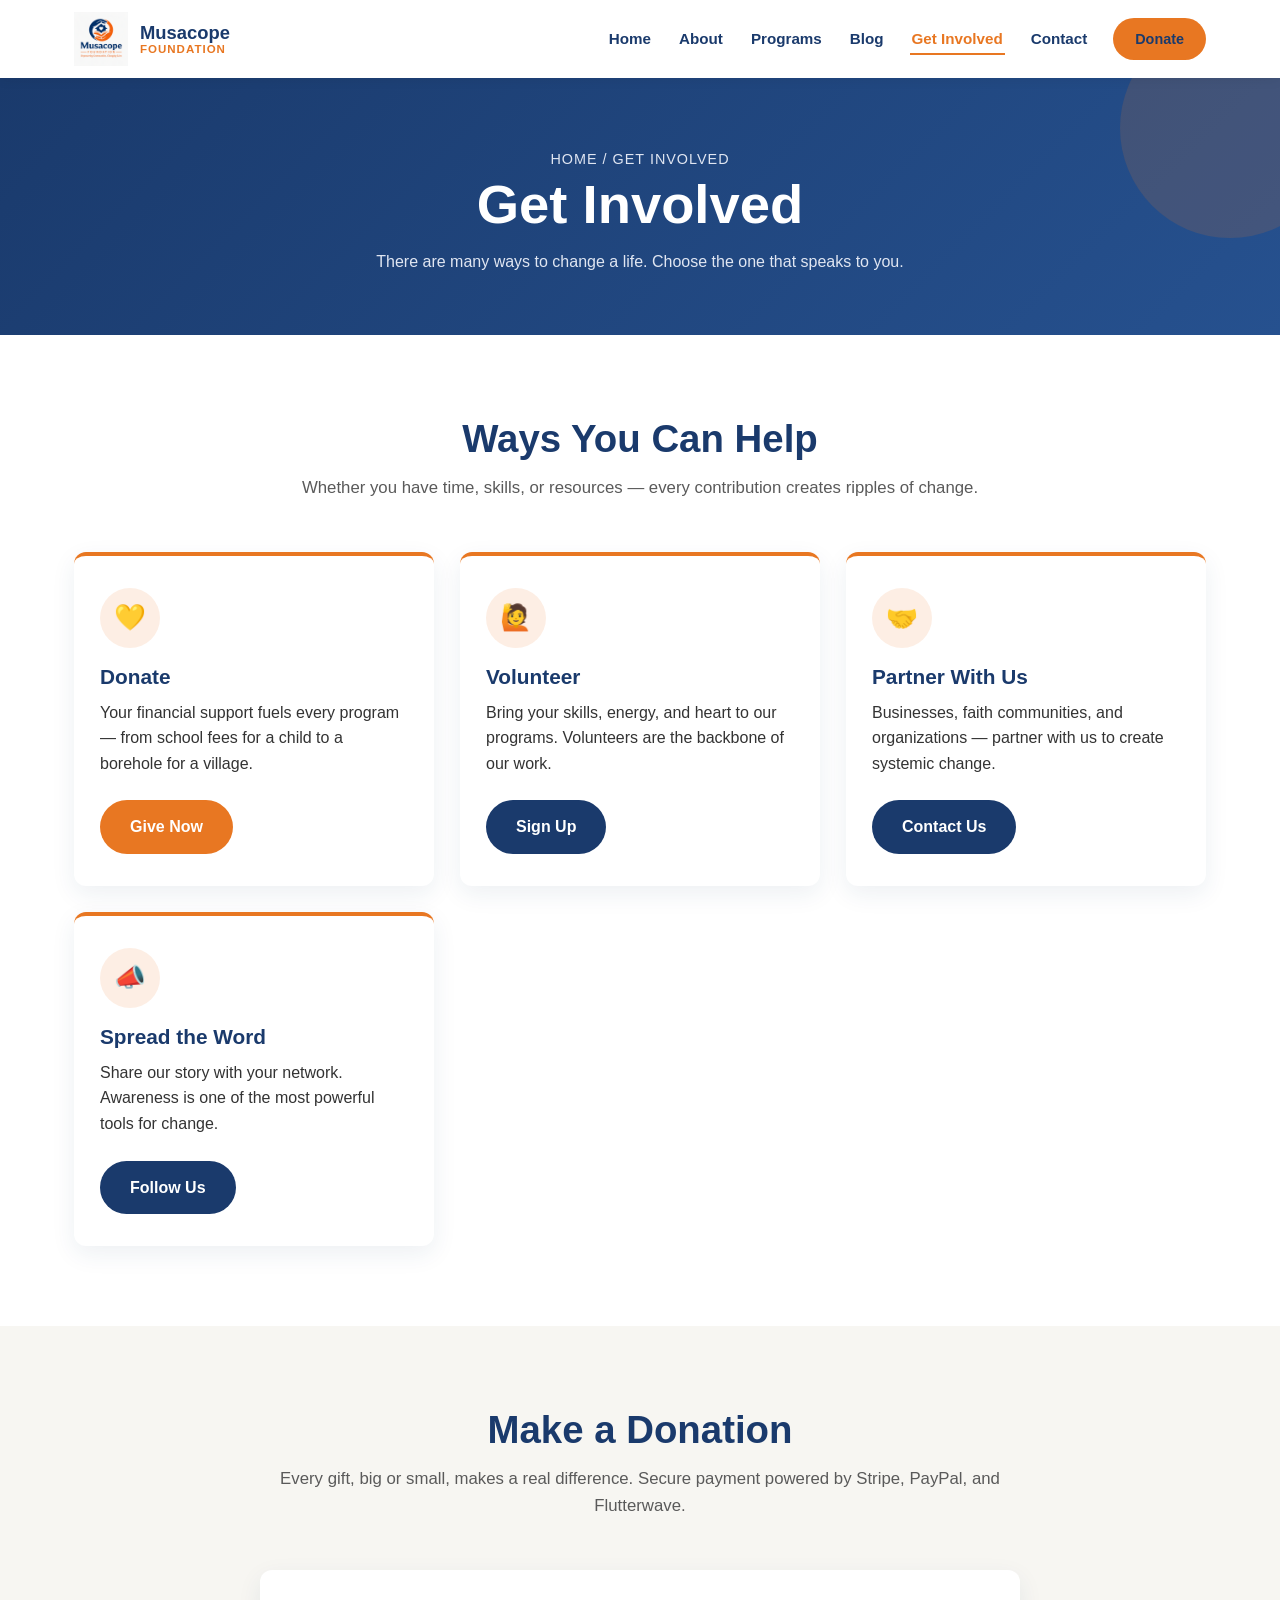
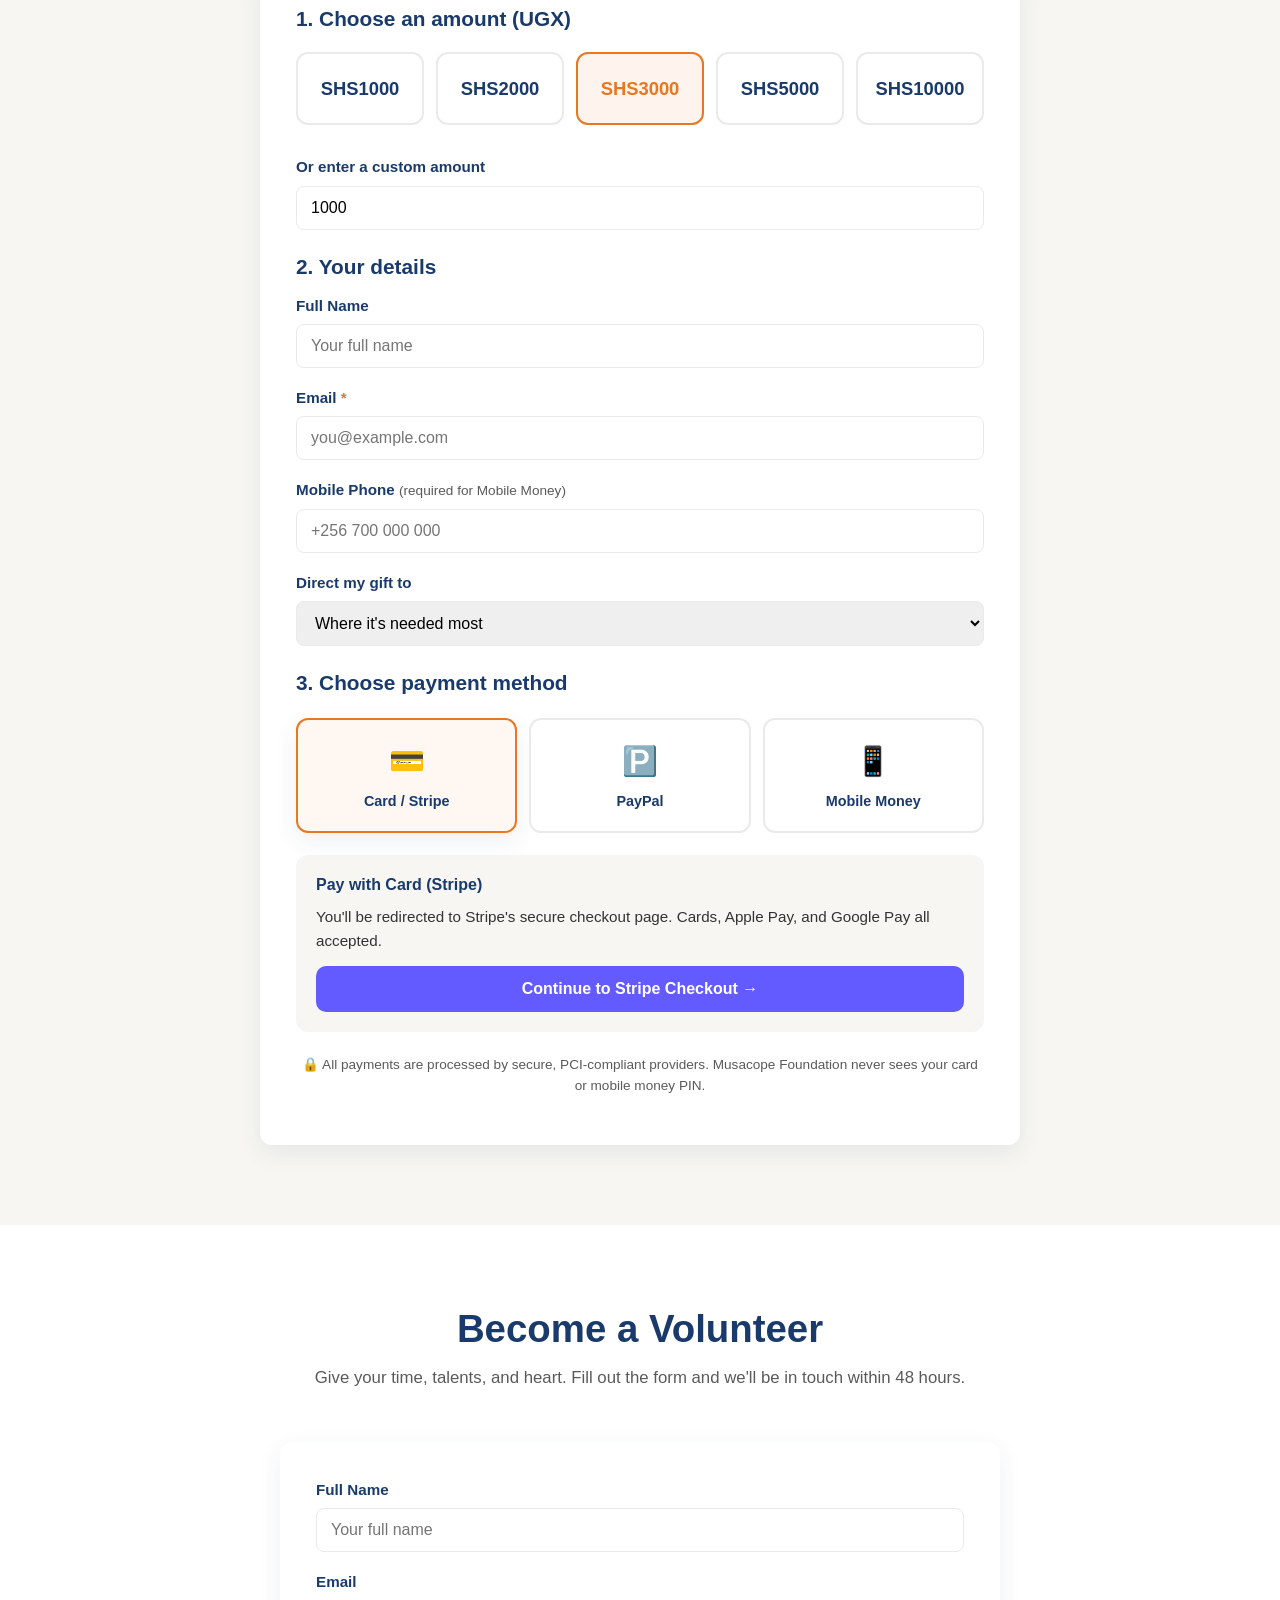
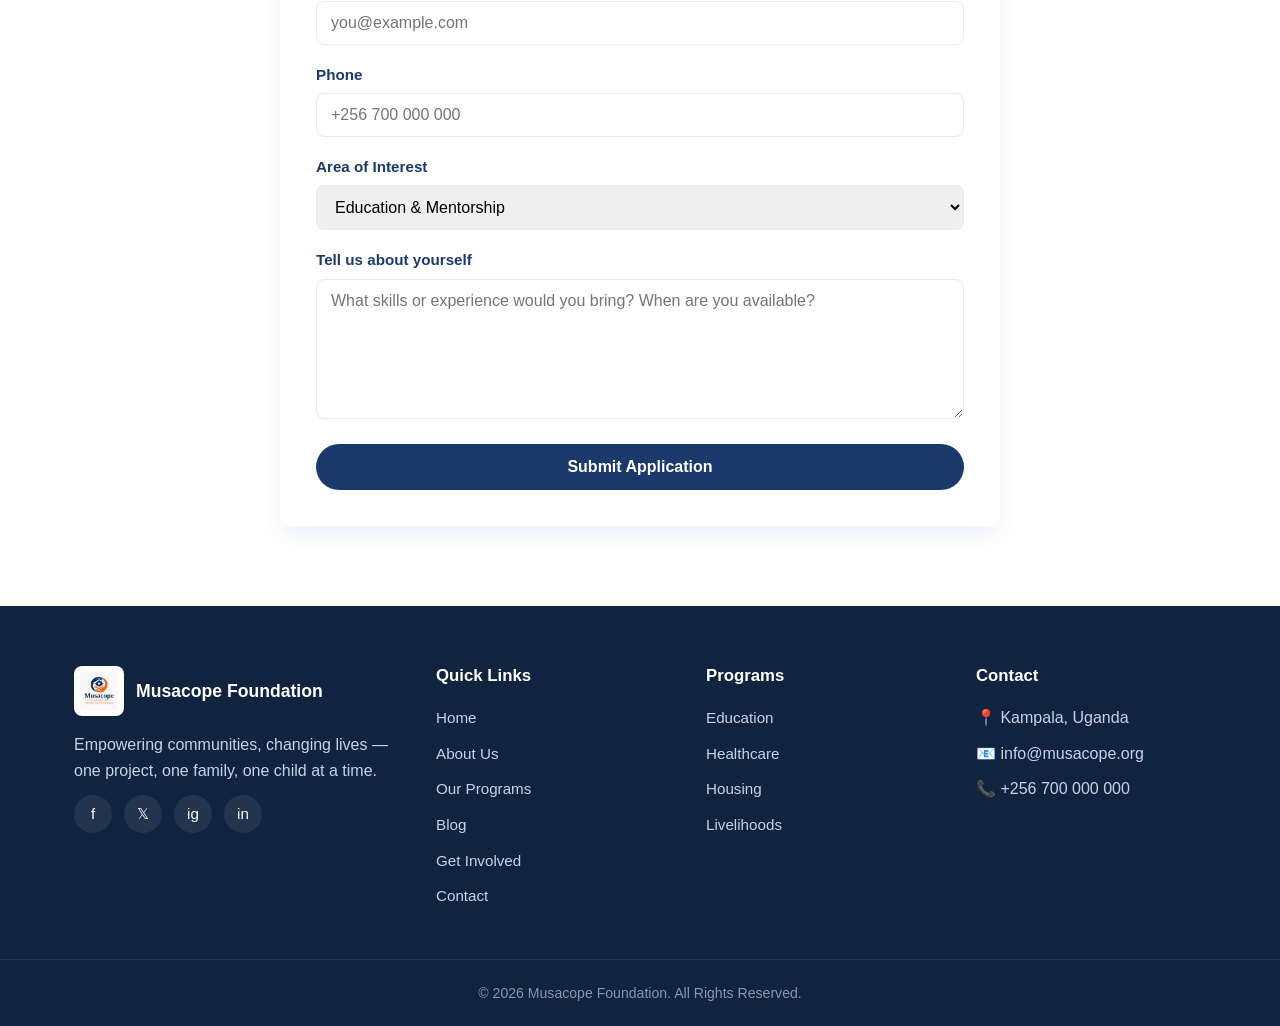
<file: get-involved.html>
<!DOCTYPE html>
<html lang="en">
<head>
  <meta charset="UTF-8" />
  <meta name="viewport" content="width=device-width, initial-scale=1.0" />
  <title>Get Involved | Musacope Foundation</title>
  <link rel="icon" href="images/logo.png" />
  <link rel="stylesheet" href="styles.css" />
</head>
<body>

  <nav class="navbar">
    <div class="nav-container">
      <a href="index.html" class="nav-logo">
        <img src="images/logo.png" alt="Musacope Foundation logo" />
        <div class="nav-logo-text"><span class="brand">Musacope</span><span class="sub">FOUNDATION</span></div>
      </a>
      <button class="hamburger" aria-label="Menu"><span></span><span></span><span></span></button>
      <ul class="nav-links">
        <li><a href="index.html">Home</a></li>
        <li><a href="about.html">About</a></li>
        <li><a href="programs.html">Programs</a></li>
        <li><a href="blog.html">Blog</a></li>
        <li><a href="get-involved.html">Get Involved</a></li>
        <li><a href="contact.html">Contact</a></li>
        <li><a href="#donate" class="btn btn-primary">Donate</a></li>
      </ul>
    </div>
  </nav>

  <header class="page-header">
    <div class="container">
      <p class="breadcrumb">Home / Get Involved</p>
      <h1>Get Involved</h1>
      <p>There are many ways to change a life. Choose the one that speaks to you.</p>
    </div>
  </header>

  <section>
    <div class="container">
      <h2 class="section-title">Ways You Can Help</h2>
      <p class="section-subtitle">Whether you have time, skills, or resources — every contribution creates ripples of change.</p>
      <div class="cards-grid">
        <div class="card">
          <div class="card-icon">💛</div><h3>Donate</h3>
          <p>Your financial support fuels every program — from school fees for a child to a borehole for a village.</p>
          <a href="#donate" class="btn btn-primary" style="margin-top:12px;">Give Now</a>
        </div>
        <div class="card">
          <div class="card-icon">🙋</div><h3>Volunteer</h3>
          <p>Bring your skills, energy, and heart to our programs. Volunteers are the backbone of our work.</p>
          <a href="#volunteer" class="btn btn-navy" style="margin-top:12px;">Sign Up</a>
        </div>
        <div class="card">
          <div class="card-icon">🤝</div><h3>Partner With Us</h3>
          <p>Businesses, faith communities, and organizations — partner with us to create systemic change.</p>
          <a href="contact.html" class="btn btn-navy" style="margin-top:12px;">Contact Us</a>
        </div>
        <div class="card">
          <div class="card-icon">📣</div><h3>Spread the Word</h3>
          <p>Share our story with your network. Awareness is one of the most powerful tools for change.</p>
          <a href="#" class="btn btn-navy" style="margin-top:12px;">Follow Us</a>
        </div>
      </div>
    </div>
  </section>

  <!-- DONATE with real payment options -->
  <section class="section-alt" id="donate">
    <div class="container">
      <h2 class="section-title">Make a Donation</h2>
      <p class="section-subtitle">Every gift, big or small, makes a real difference. Secure payment powered by Stripe, PayPal, and Flutterwave.</p>

      <div class="form-box" style="max-width:760px; margin:0 auto;">

        <h3 style="margin-bottom:14px;">1. Choose an amount (UGX)</h3>
        <div class="donate-options">
          <div class="donate-option" data-amount="1000">SHS1000</div>
          <div class="donate-option" data-amount="2000">SHS2000</div>
          <div class="donate-option selected" data-amount="3000">SHS3000</div>
          <div class="donate-option" data-amount="5000">SHS5000</div>
          <div class="donate-option" data-amount="10000">SHS10000</div>
        </div>

        <div class="form-group">
          <label for="customAmount">Or enter a custom amount</label>
          <input type="number" id="customAmount" value="1000" min="1" step="1" />
        </div>

        <h3 style="margin:24px 0 14px;">2. Your details</h3>
        <div class="form-group">
          <label for="donorName">Full Name</label>
          <input type="text" id="donorName" placeholder="Your full name" required />
        </div>
        <div class="form-group">
          <label for="donorEmail">Email <span style="color:var(--orange);">*</span></label>
          <input type="email" id="donorEmail" placeholder="you@example.com" required />
        </div>
        <div class="form-group">
          <label for="donorPhone">Mobile Phone <span style="color:var(--gray); font-weight:400; font-size:0.85rem;">(required for Mobile Money)</span></label>
          <input type="tel" id="donorPhone" placeholder="+256 700 000 000" />
        </div>
        <div class="form-group">
          <label for="cause">Direct my gift to</label>
          <select id="cause">
            <option value="general">Where it's needed most</option>
            <option value="education">Education</option>
            <option value="healthcare">Healthcare</option>
            <option value="shelter">Shelter & Housing</option>
            <option value="livelihoods">Livelihoods</option>
            <option value="wash">Water & Sanitation</option>
          </select>
        </div>

        <h3 style="margin:24px 0 14px;">3. Choose payment method</h3>
        <div class="payment-methods">
          <div class="payment-method selected" data-method="stripe">
            <span class="pm-icon">💳</span>
            <span class="pm-label">Card / Stripe</span>
          </div>
          <div class="payment-method" data-method="paypal">
            <span class="pm-icon">🅿️</span>
            <span class="pm-label">PayPal</span>
          </div>
          <div class="payment-method" data-method="momo">
            <span class="pm-icon">📱</span>
            <span class="pm-label">Mobile Money</span>
          </div>
        </div>

        <!-- Stripe panel -->
        <div class="payment-panel active" id="panel-stripe">
          <h4>Pay with Card (Stripe)</h4>
          <p>You'll be redirected to Stripe's secure checkout page. Cards, Apple Pay, and Google Pay all accepted.</p>
          <button id="payStripe" class="provider-btn provider-stripe">
            <span>Continue to Stripe Checkout →</span>
          </button>
        </div>

        <!-- PayPal panel -->
        <div class="payment-panel" id="panel-paypal">
          <h4>Pay with PayPal</h4>
          <p>Pay with your PayPal balance, bank account, or credit/debit card via PayPal.</p>
          <div id="paypal-buttons" style="margin-top:14px;"></div>
        </div>

        <!-- Mobile Money panel -->
        <div class="payment-panel" id="panel-momo">
          <h4>Pay with Mobile Money</h4>
          <p>Supports <strong>MTN Mobile Money</strong> & <strong>Airtel Money</strong> (Uganda), M-Pesa (Kenya), plus mobile money across Ghana, Tanzania, Rwanda, and more via Flutterwave. You'll receive a prompt on your phone to approve the payment.</p>
          <button id="payFlutterwave" class="provider-btn provider-flutterwave">
            <span>📱 Pay with Mobile Money</span>
          </button>
        </div>

        <div id="donationResult"></div>

        <p class="form-note" style="text-align:center; margin-top:22px;">🔒 All payments are processed by secure, PCI-compliant providers. Musacope Foundation never sees your card or mobile money PIN.</p>
      </div>
    </div>
  </section>

  <!-- VOLUNTEER -->
  <section id="volunteer">
    <div class="container">
      <h2 class="section-title">Become a Volunteer</h2>
      <p class="section-subtitle">Give your time, talents, and heart. Fill out the form and we'll be in touch within 48 hours.</p>

      <div class="form-box" style="max-width:720px; margin:0 auto;">
        <form class="js-formsubmit" action="https://formsubmit.co/info@musacope.org" method="POST">
          <!-- FormSubmit settings -->
          <input type="hidden" name="_subject" value="New Volunteer Application - Musacope Foundation">
          <input type="hidden" name="_template" value="table">
          <input type="hidden" name="_captcha" value="true">
          <input type="text" name="_honey" style="display:none">

          <div class="form-group"><label>Full Name</label><input type="text" name="name" placeholder="Your full name" required /></div>
          <div class="form-group"><label>Email</label><input type="email" name="email" placeholder="you@example.com" required /></div>
          <div class="form-group"><label>Phone</label><input type="tel" name="phone" placeholder="+256 700 000 000" /></div>
          <div class="form-group">
            <label>Area of Interest</label>
            <select name="area_of_interest">
              <option>Education & Mentorship</option>
              <option>Healthcare Outreach</option>
              <option>Community Projects</option>
              <option>Fundraising & Events</option>
              <option>Communications & Social Media</option>
              <option>Other</option>
            </select>
          </div>
          <div class="form-group"><label>Tell us about yourself</label><textarea name="message" placeholder="What skills or experience would you bring? When are you available?"></textarea></div>
          <button type="submit" class="btn btn-navy" style="width:100%;">Submit Application</button>
          <div class="form-message"></div>
        </form>
      </div>
    </div>
  </section>

  <footer>
    <div class="container">
      <div class="footer-grid">
        <div class="footer-col">
          <div class="footer-logo"><img src="images/logo.png" alt="Musacope Foundation" /><span class="brand">Musacope Foundation</span></div>
          <p style="color:#c9d3e6;">Empowering communities, changing lives — one project, one family, one child at a time.</p>
          <div class="socials"><a href="#">f</a><a href="#">𝕏</a><a href="#">ig</a><a href="#">in</a></div>
        </div>
        <div class="footer-col"><h4>Quick Links</h4><ul>
          <li><a href="index.html">Home</a></li><li><a href="about.html">About Us</a></li>
          <li><a href="programs.html">Our Programs</a></li><li><a href="blog.html">Blog</a></li>
          <li><a href="get-involved.html">Get Involved</a></li><li><a href="contact.html">Contact</a></li>
        </ul></div>
        <div class="footer-col"><h4>Programs</h4><ul>
          <li><a href="programs.html">Education</a></li><li><a href="programs.html">Healthcare</a></li>
          <li><a href="programs.html">Housing</a></li><li><a href="programs.html">Livelihoods</a></li>
        </ul></div>
        <div class="footer-col"><h4>Contact</h4><ul>
          <li>📍 Kampala, Uganda</li><li>📧 info@musacope.org</li><li>📞 +256 700 000 000</li>
        </ul></div>
      </div>
    </div>
    <div class="footer-bottom">
      &copy; <span id="year"></span> Musacope Foundation. All Rights Reserved.
      <script>document.getElementById('year').textContent = new Date().getFullYear();</script>
    </div>
  </footer>

  <!-- Payment provider scripts -->
  <script src="config.js"></script>
  <script>
    // Dynamically load PayPal SDK using the client ID from config
    (function() {
      const cid = window.MUSACOPE_CONFIG && window.MUSACOPE_CONFIG.paypalClientId;
      const cur = window.MUSACOPE_CONFIG && window.MUSACOPE_CONFIG.paypalCurrency || 'USD';
      if (cid && !cid.includes('YOUR_PAYPAL')) {
        const s = document.createElement('script');
        s.src = `https://www.paypal.com/sdk/js?client-id=${encodeURIComponent(cid)}&currency=${cur}&intent=capture`;
        s.setAttribute('data-namespace', 'paypal');
        document.head.appendChild(s);
      }
    })();
  </script>
  <script src="https://checkout.flutterwave.com/v3.js"></script>
  <script src="script.js"></script>
</body>
</html>
</file>
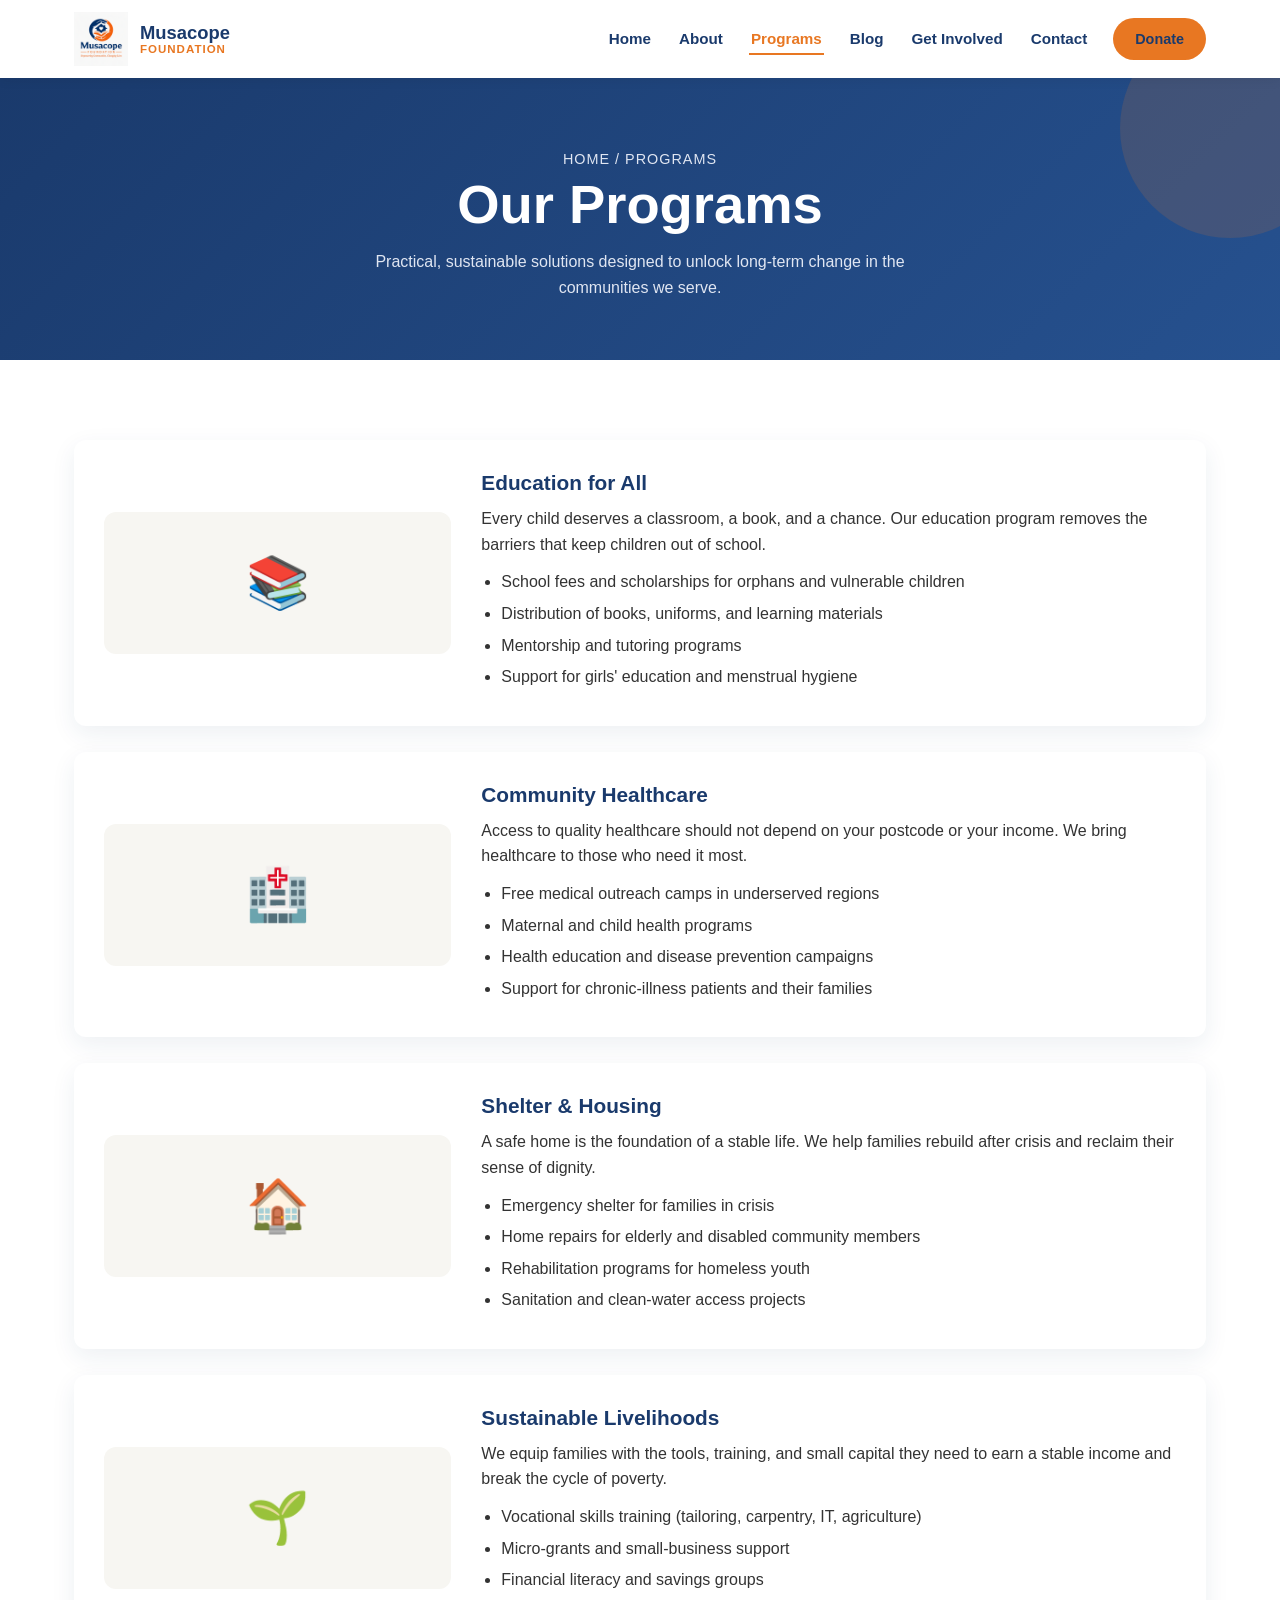
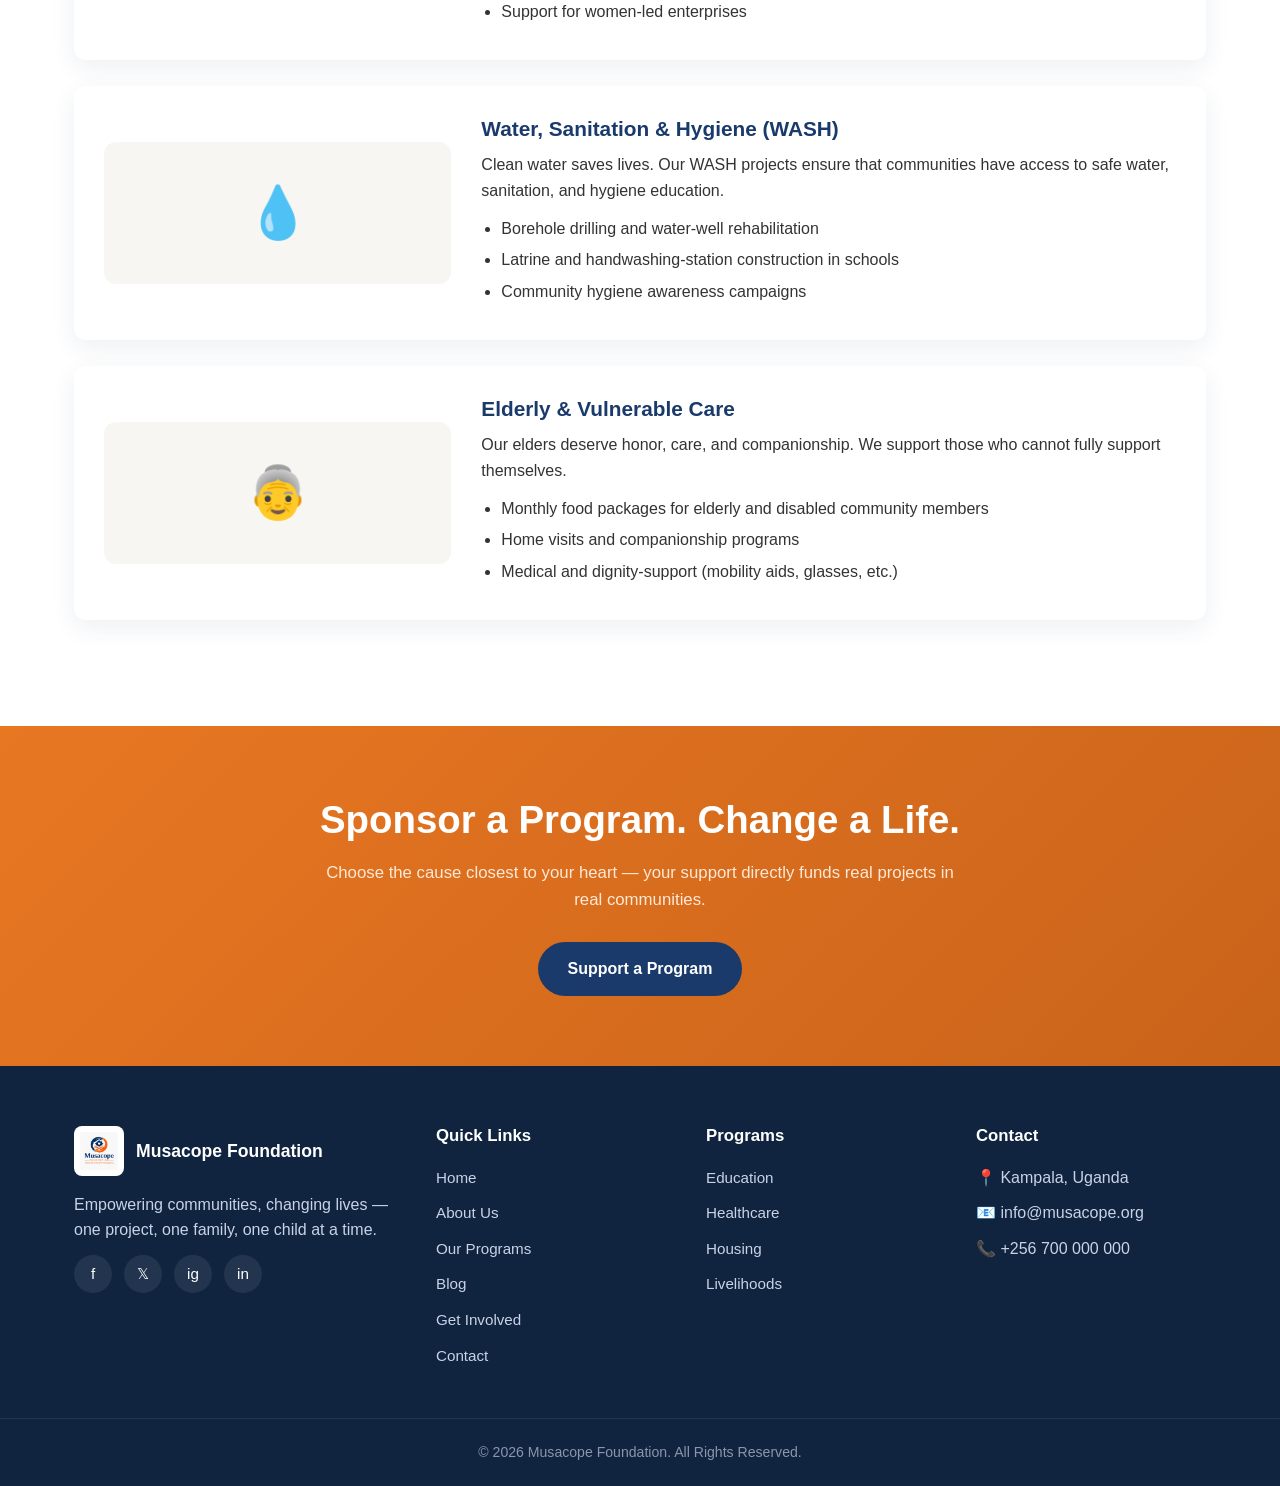
<file: programs.html>
<!DOCTYPE html>
<html lang="en">
<head>
  <meta charset="UTF-8" />
  <meta name="viewport" content="width=device-width, initial-scale=1.0" />
  <title>Programs | Musacope Foundation</title>
  <link rel="icon" href="images/logo.png" />
  <link rel="stylesheet" href="styles.css" />
</head>
<body>

  <nav class="navbar">
    <div class="nav-container">
      <a href="index.html" class="nav-logo">
        <img src="images/logo.png" alt="Musacope Foundation logo" />
        <div class="nav-logo-text"><span class="brand">Musacope</span><span class="sub">FOUNDATION</span></div>
      </a>
      <button class="hamburger" aria-label="Menu"><span></span><span></span><span></span></button>
      <ul class="nav-links">
        <li><a href="index.html">Home</a></li>
        <li><a href="about.html">About</a></li>
        <li><a href="programs.html">Programs</a></li>
        <li><a href="blog.html">Blog</a></li>
        <li><a href="get-involved.html">Get Involved</a></li>
        <li><a href="contact.html">Contact</a></li>
        <li><a href="get-involved.html#donate" class="btn btn-primary">Donate</a></li>
      </ul>
    </div>
  </nav>

  <header class="page-header">
    <div class="container">
      <p class="breadcrumb">Home / Programs</p>
      <h1>Our Programs</h1>
      <p>Practical, sustainable solutions designed to unlock long-term change in the communities we serve.</p>
    </div>
  </header>

  <section>
    <div class="container">
      <div class="program-item">
        <div class="program-visual">📚</div>
        <div><h3>Education for All</h3>
          <p>Every child deserves a classroom, a book, and a chance. Our education program removes the barriers that keep children out of school.</p>
          <ul>
            <li>School fees and scholarships for orphans and vulnerable children</li>
            <li>Distribution of books, uniforms, and learning materials</li>
            <li>Mentorship and tutoring programs</li>
            <li>Support for girls' education and menstrual hygiene</li>
          </ul>
        </div>
      </div>

      <div class="program-item">
        <div class="program-visual">🏥</div>
        <div><h3>Community Healthcare</h3>
          <p>Access to quality healthcare should not depend on your postcode or your income. We bring healthcare to those who need it most.</p>
          <ul>
            <li>Free medical outreach camps in underserved regions</li>
            <li>Maternal and child health programs</li>
            <li>Health education and disease prevention campaigns</li>
            <li>Support for chronic-illness patients and their families</li>
          </ul>
        </div>
      </div>

      <div class="program-item">
        <div class="program-visual">🏠</div>
        <div><h3>Shelter & Housing</h3>
          <p>A safe home is the foundation of a stable life. We help families rebuild after crisis and reclaim their sense of dignity.</p>
          <ul>
            <li>Emergency shelter for families in crisis</li>
            <li>Home repairs for elderly and disabled community members</li>
            <li>Rehabilitation programs for homeless youth</li>
            <li>Sanitation and clean-water access projects</li>
          </ul>
        </div>
      </div>

      <div class="program-item">
        <div class="program-visual">🌱</div>
        <div><h3>Sustainable Livelihoods</h3>
          <p>We equip families with the tools, training, and small capital they need to earn a stable income and break the cycle of poverty.</p>
          <ul>
            <li>Vocational skills training (tailoring, carpentry, IT, agriculture)</li>
            <li>Micro-grants and small-business support</li>
            <li>Financial literacy and savings groups</li>
            <li>Support for women-led enterprises</li>
          </ul>
        </div>
      </div>

      <div class="program-item">
        <div class="program-visual">💧</div>
        <div><h3>Water, Sanitation & Hygiene (WASH)</h3>
          <p>Clean water saves lives. Our WASH projects ensure that communities have access to safe water, sanitation, and hygiene education.</p>
          <ul>
            <li>Borehole drilling and water-well rehabilitation</li>
            <li>Latrine and handwashing-station construction in schools</li>
            <li>Community hygiene awareness campaigns</li>
          </ul>
        </div>
      </div>

      <div class="program-item">
        <div class="program-visual">👵</div>
        <div><h3>Elderly & Vulnerable Care</h3>
          <p>Our elders deserve honor, care, and companionship. We support those who cannot fully support themselves.</p>
          <ul>
            <li>Monthly food packages for elderly and disabled community members</li>
            <li>Home visits and companionship programs</li>
            <li>Medical and dignity-support (mobility aids, glasses, etc.)</li>
          </ul>
        </div>
      </div>
    </div>
  </section>

  <section class="cta-banner">
    <div class="container">
      <h2>Sponsor a Program. Change a Life.</h2>
      <p>Choose the cause closest to your heart — your support directly funds real projects in real communities.</p>
      <a href="get-involved.html#donate" class="btn btn-navy">Support a Program</a>
    </div>
  </section>

  <footer>
    <div class="container">
      <div class="footer-grid">
        <div class="footer-col">
          <div class="footer-logo"><img src="images/logo.png" alt="Musacope Foundation" /><span class="brand">Musacope Foundation</span></div>
          <p style="color:#c9d3e6;">Empowering communities, changing lives — one project, one family, one child at a time.</p>
          <div class="socials"><a href="#">f</a><a href="#">𝕏</a><a href="#">ig</a><a href="#">in</a></div>
        </div>
        <div class="footer-col"><h4>Quick Links</h4><ul>
          <li><a href="index.html">Home</a></li><li><a href="about.html">About Us</a></li>
          <li><a href="programs.html">Our Programs</a></li><li><a href="blog.html">Blog</a></li>
          <li><a href="get-involved.html">Get Involved</a></li><li><a href="contact.html">Contact</a></li>
        </ul></div>
        <div class="footer-col"><h4>Programs</h4><ul>
          <li><a href="programs.html">Education</a></li><li><a href="programs.html">Healthcare</a></li>
          <li><a href="programs.html">Housing</a></li><li><a href="programs.html">Livelihoods</a></li>
        </ul></div>
        <div class="footer-col"><h4>Contact</h4><ul>
          <li>📍 Kampala, Uganda</li><li>📧 info@musacope.org</li><li>📞 +256 700 000 000</li>
        </ul></div>
      </div>
    </div>
    <div class="footer-bottom">
      &copy; <span id="year"></span> Musacope Foundation. All Rights Reserved.
      <script>document.getElementById('year').textContent = new Date().getFullYear();</script>
    </div>
  </footer>

  <script src="config.js"></script>
  <script src="script.js"></script>
</body>
</html>
</file>
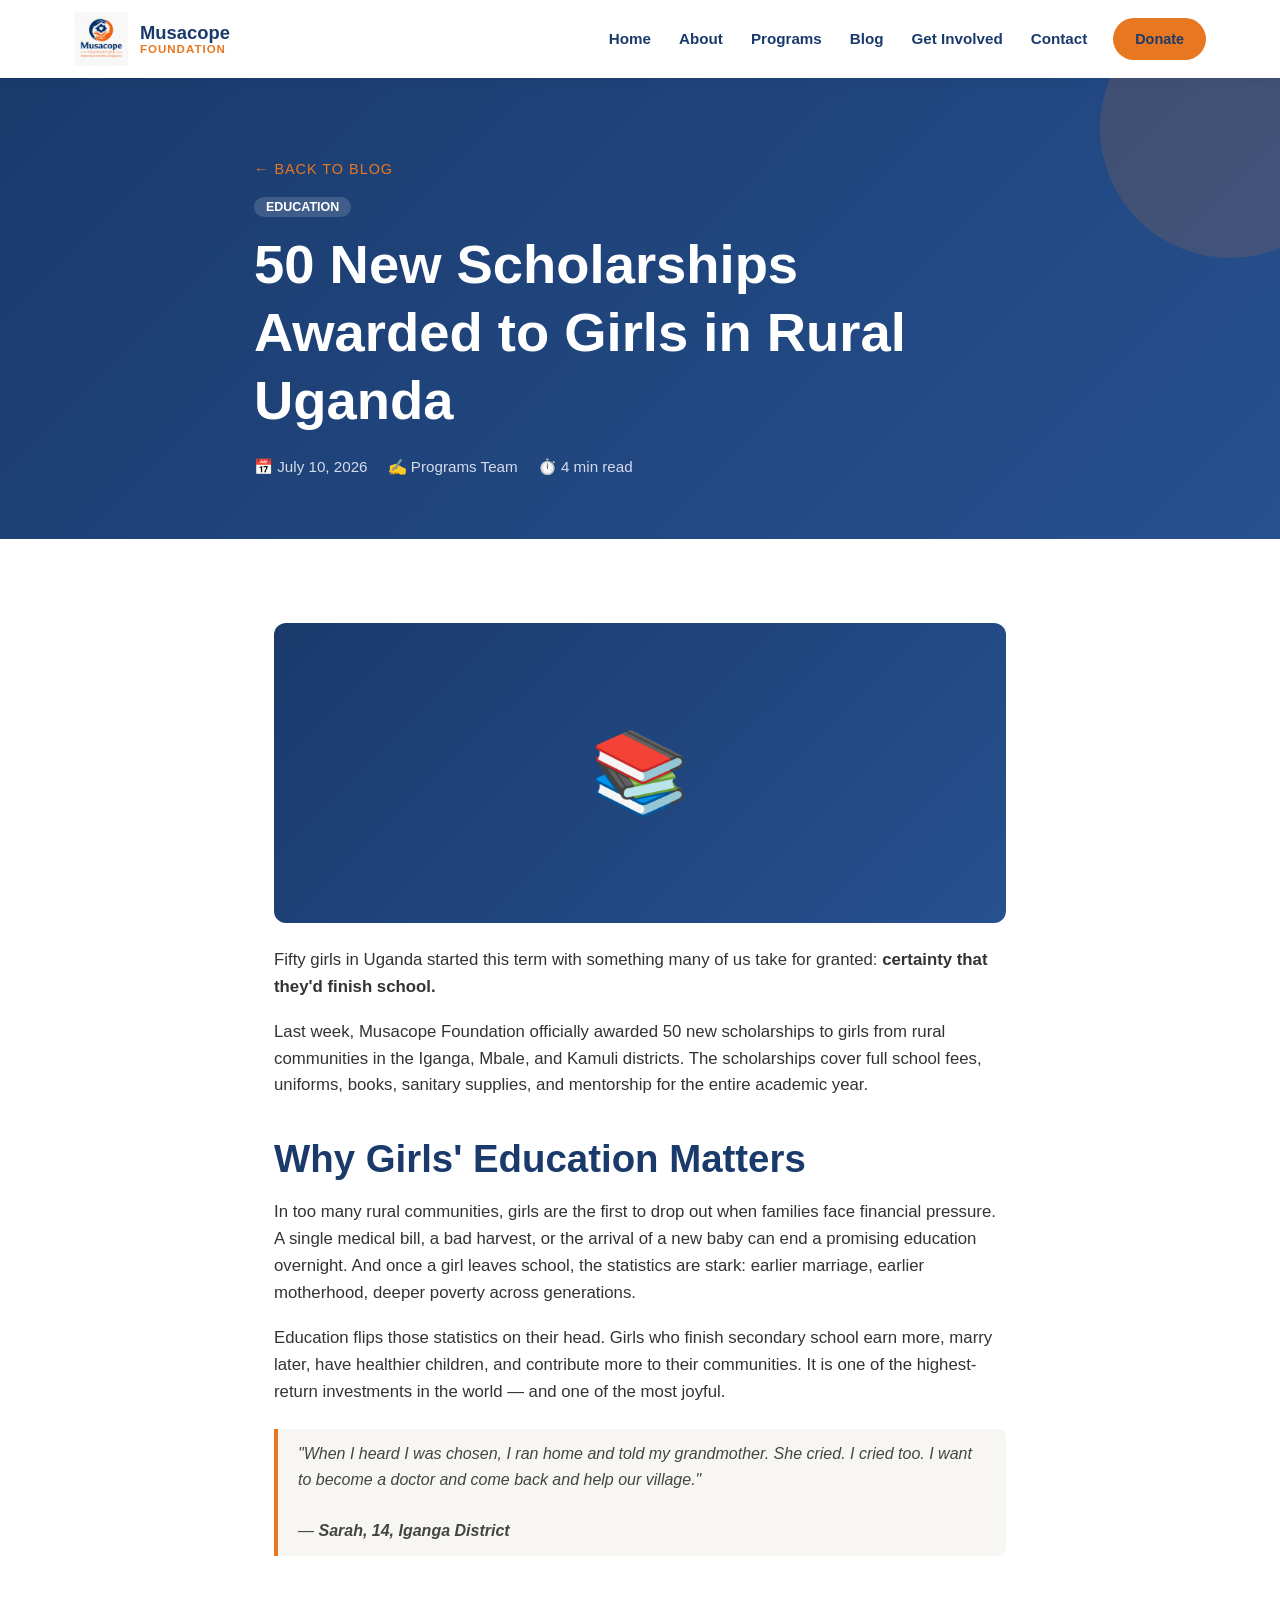
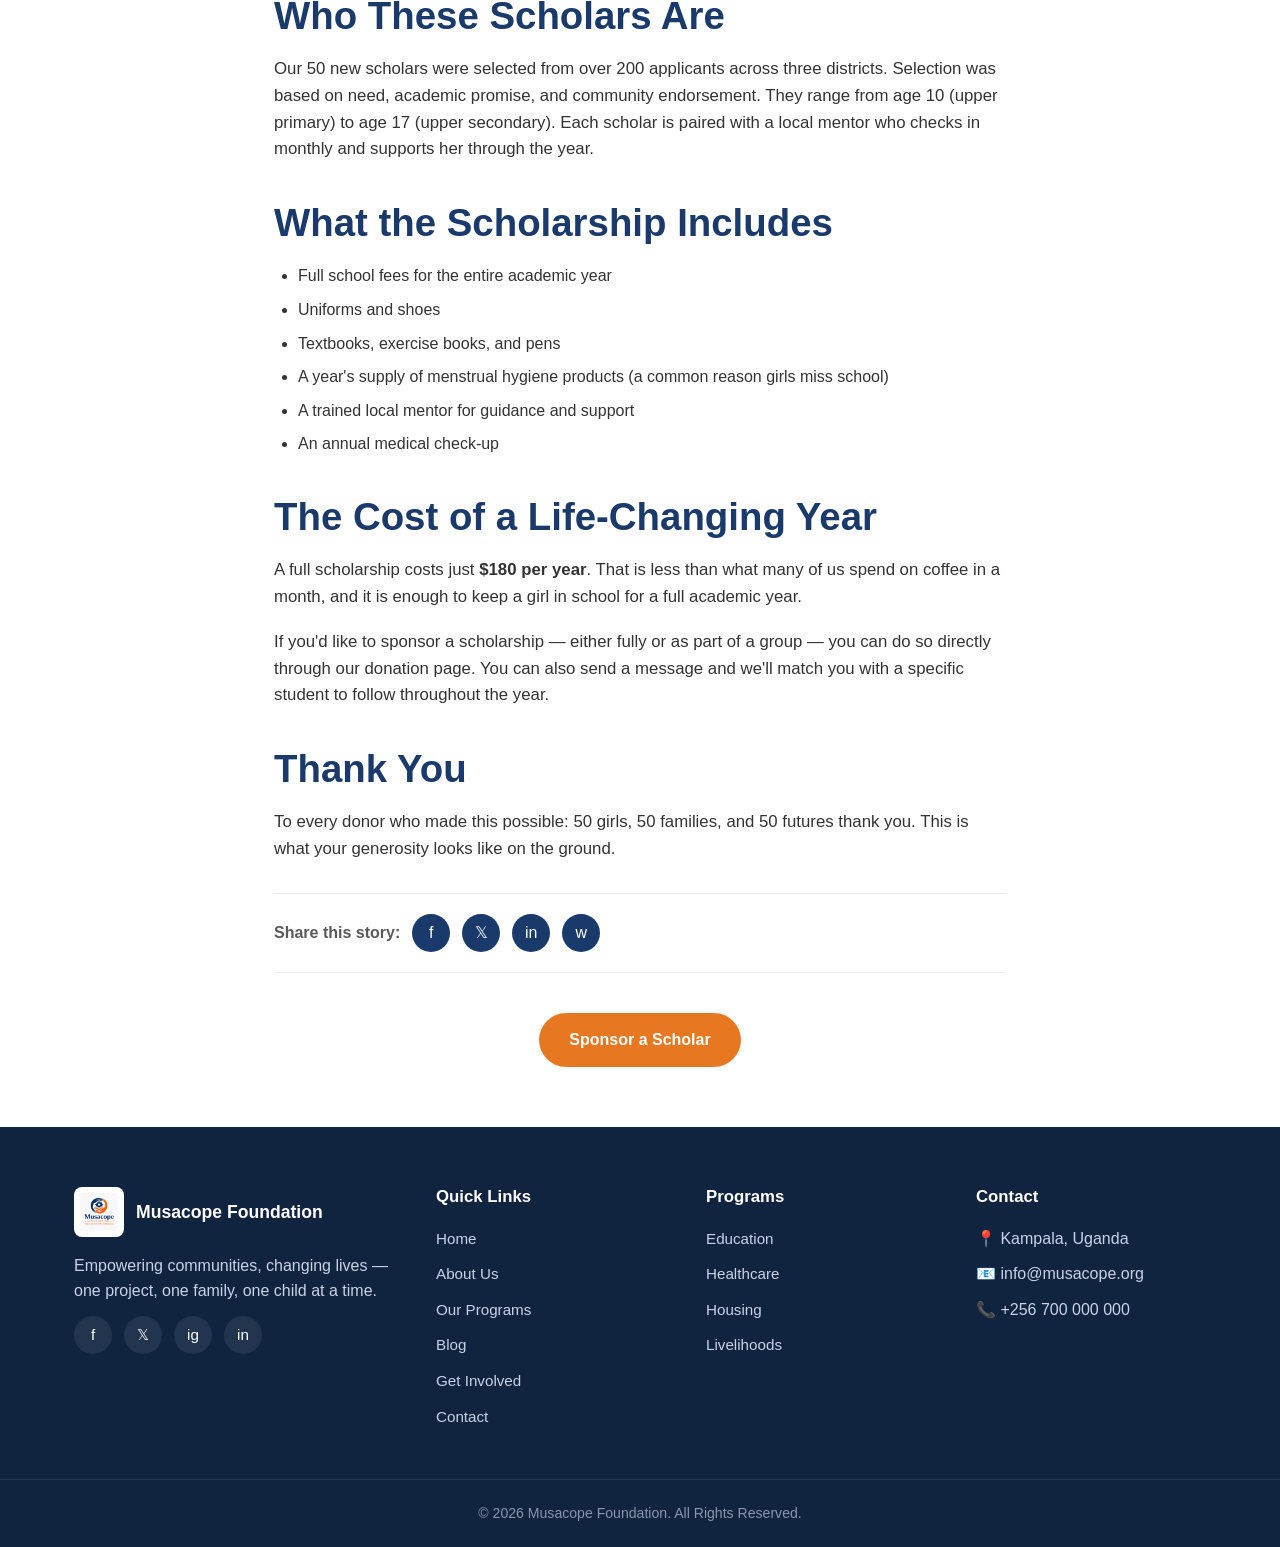
<file: blog/education-scholarships.html>
<!DOCTYPE html>
<html lang="en">
<head>
  <meta charset="UTF-8" />
  <meta name="viewport" content="width=device-width, initial-scale=1.0" />
  <title>50 New Scholarships Awarded | Musacope Foundation</title>
  <link rel="icon" href="../images/logo.png" />
  <link rel="stylesheet" href="../styles.css" />
</head>
<body>

  <nav class="navbar">
    <div class="nav-container">
      <a href="../index.html" class="nav-logo">
        <img src="../images/logo.png" alt="Musacope Foundation logo" />
        <div class="nav-logo-text"><span class="brand">Musacope</span><span class="sub">FOUNDATION</span></div>
      </a>
      <button class="hamburger" aria-label="Menu"><span></span><span></span><span></span></button>
      <ul class="nav-links">
        <li><a href="../index.html">Home</a></li>
        <li><a href="../about.html">About</a></li>
        <li><a href="../programs.html">Programs</a></li>
        <li><a href="../blog.html">Blog</a></li>
        <li><a href="../get-involved.html">Get Involved</a></li>
        <li><a href="../contact.html">Contact</a></li>
        <li><a href="../get-involved.html#donate" class="btn btn-primary">Donate</a></li>
      </ul>
    </div>
  </nav>

  <header class="article-hero">
    <div class="container">
      <p class="breadcrumb"><a href="../blog.html" style="color:var(--orange);">← Back to Blog</a></p>
      <span class="blog-tag" style="background:rgba(255,255,255,0.15); color:#fff;">Education</span>
      <h1>50 New Scholarships Awarded to Girls in Rural Uganda</h1>
      <div class="article-meta">
        <span>📅 July 10, 2026</span>
        <span>✍️ Programs Team</span>
        <span>⏱️ 4 min read</span>
      </div>
    </div>
  </header>

  <article class="article-body">
    <div class="article-image-placeholder" style="background:linear-gradient(135deg, var(--navy), var(--navy-light));">📚</div>

    <p>Fifty girls in Uganda started this term with something many of us take for granted: <strong>certainty that they'd finish school.</strong></p>

    <p>Last week, Musacope Foundation officially awarded 50 new scholarships to girls from rural communities in the Iganga, Mbale, and Kamuli districts. The scholarships cover full school fees, uniforms, books, sanitary supplies, and mentorship for the entire academic year.</p>

    <h2>Why Girls' Education Matters</h2>
    <p>In too many rural communities, girls are the first to drop out when families face financial pressure. A single medical bill, a bad harvest, or the arrival of a new baby can end a promising education overnight. And once a girl leaves school, the statistics are stark: earlier marriage, earlier motherhood, deeper poverty across generations.</p>

    <p>Education flips those statistics on their head. Girls who finish secondary school earn more, marry later, have healthier children, and contribute more to their communities. It is one of the highest-return investments in the world — and one of the most joyful.</p>

    <blockquote>
      "When I heard I was chosen, I ran home and told my grandmother. She cried. I cried too. I want to become a doctor and come back and help our village."
      <br><br>— <strong>Sarah, 14, Iganga District</strong>
    </blockquote>

    <h2>Who These Scholars Are</h2>
    <p>Our 50 new scholars were selected from over 200 applicants across three districts. Selection was based on need, academic promise, and community endorsement. They range from age 10 (upper primary) to age 17 (upper secondary). Each scholar is paired with a local mentor who checks in monthly and supports her through the year.</p>

    <h2>What the Scholarship Includes</h2>
    <ul>
      <li>Full school fees for the entire academic year</li>
      <li>Uniforms and shoes</li>
      <li>Textbooks, exercise books, and pens</li>
      <li>A year's supply of menstrual hygiene products (a common reason girls miss school)</li>
      <li>A trained local mentor for guidance and support</li>
      <li>An annual medical check-up</li>
    </ul>

    <h2>The Cost of a Life-Changing Year</h2>
    <p>A full scholarship costs just <strong>$180 per year</strong>. That is less than what many of us spend on coffee in a month, and it is enough to keep a girl in school for a full academic year.</p>

    <p>If you'd like to sponsor a scholarship — either fully or as part of a group — you can do so directly through our donation page. You can also send a message and we'll match you with a specific student to follow throughout the year.</p>

    <h2>Thank You</h2>
    <p>To every donor who made this possible: 50 girls, 50 families, and 50 futures thank you. This is what your generosity looks like on the ground.</p>

    <div class="share-box">
      <span>Share this story:</span>
      <a href="#" class="share-btn">f</a>
      <a href="#" class="share-btn">𝕏</a>
      <a href="#" class="share-btn">in</a>
      <a href="#" class="share-btn">w</a>
    </div>

    <div style="text-align:center; margin-top:40px;">
      <a href="../get-involved.html#donate" class="btn btn-primary">Sponsor a Scholar</a>
    </div>
  </article>

  <footer>
    <div class="container">
      <div class="footer-grid">
        <div class="footer-col">
          <div class="footer-logo"><img src="../images/logo.png" alt="Musacope Foundation" /><span class="brand">Musacope Foundation</span></div>
          <p style="color:#c9d3e6;">Empowering communities, changing lives — one project, one family, one child at a time.</p>
          <div class="socials"><a href="#">f</a><a href="#">𝕏</a><a href="#">ig</a><a href="#">in</a></div>
        </div>
        <div class="footer-col"><h4>Quick Links</h4><ul>
          <li><a href="../index.html">Home</a></li><li><a href="../about.html">About Us</a></li>
          <li><a href="../programs.html">Our Programs</a></li><li><a href="../blog.html">Blog</a></li>
          <li><a href="../get-involved.html">Get Involved</a></li><li><a href="../contact.html">Contact</a></li>
        </ul></div>
        <div class="footer-col"><h4>Programs</h4><ul>
          <li><a href="../programs.html">Education</a></li><li><a href="../programs.html">Healthcare</a></li>
          <li><a href="../programs.html">Housing</a></li><li><a href="../programs.html">Livelihoods</a></li>
        </ul></div>
        <div class="footer-col"><h4>Contact</h4><ul>
          <li>📍 Kampala, Uganda</li><li>📧 info@musacope.org</li><li>📞 +256 700 000 000</li>
        </ul></div>
      </div>
    </div>
    <div class="footer-bottom">
      &copy; <span id="year"></span> Musacope Foundation. All Rights Reserved.
      <script>document.getElementById('year').textContent = new Date().getFullYear();</script>
    </div>
  </footer>

  <script src="../config.js"></script>
  <script src="../script.js"></script>
</body>
</html>
</file>
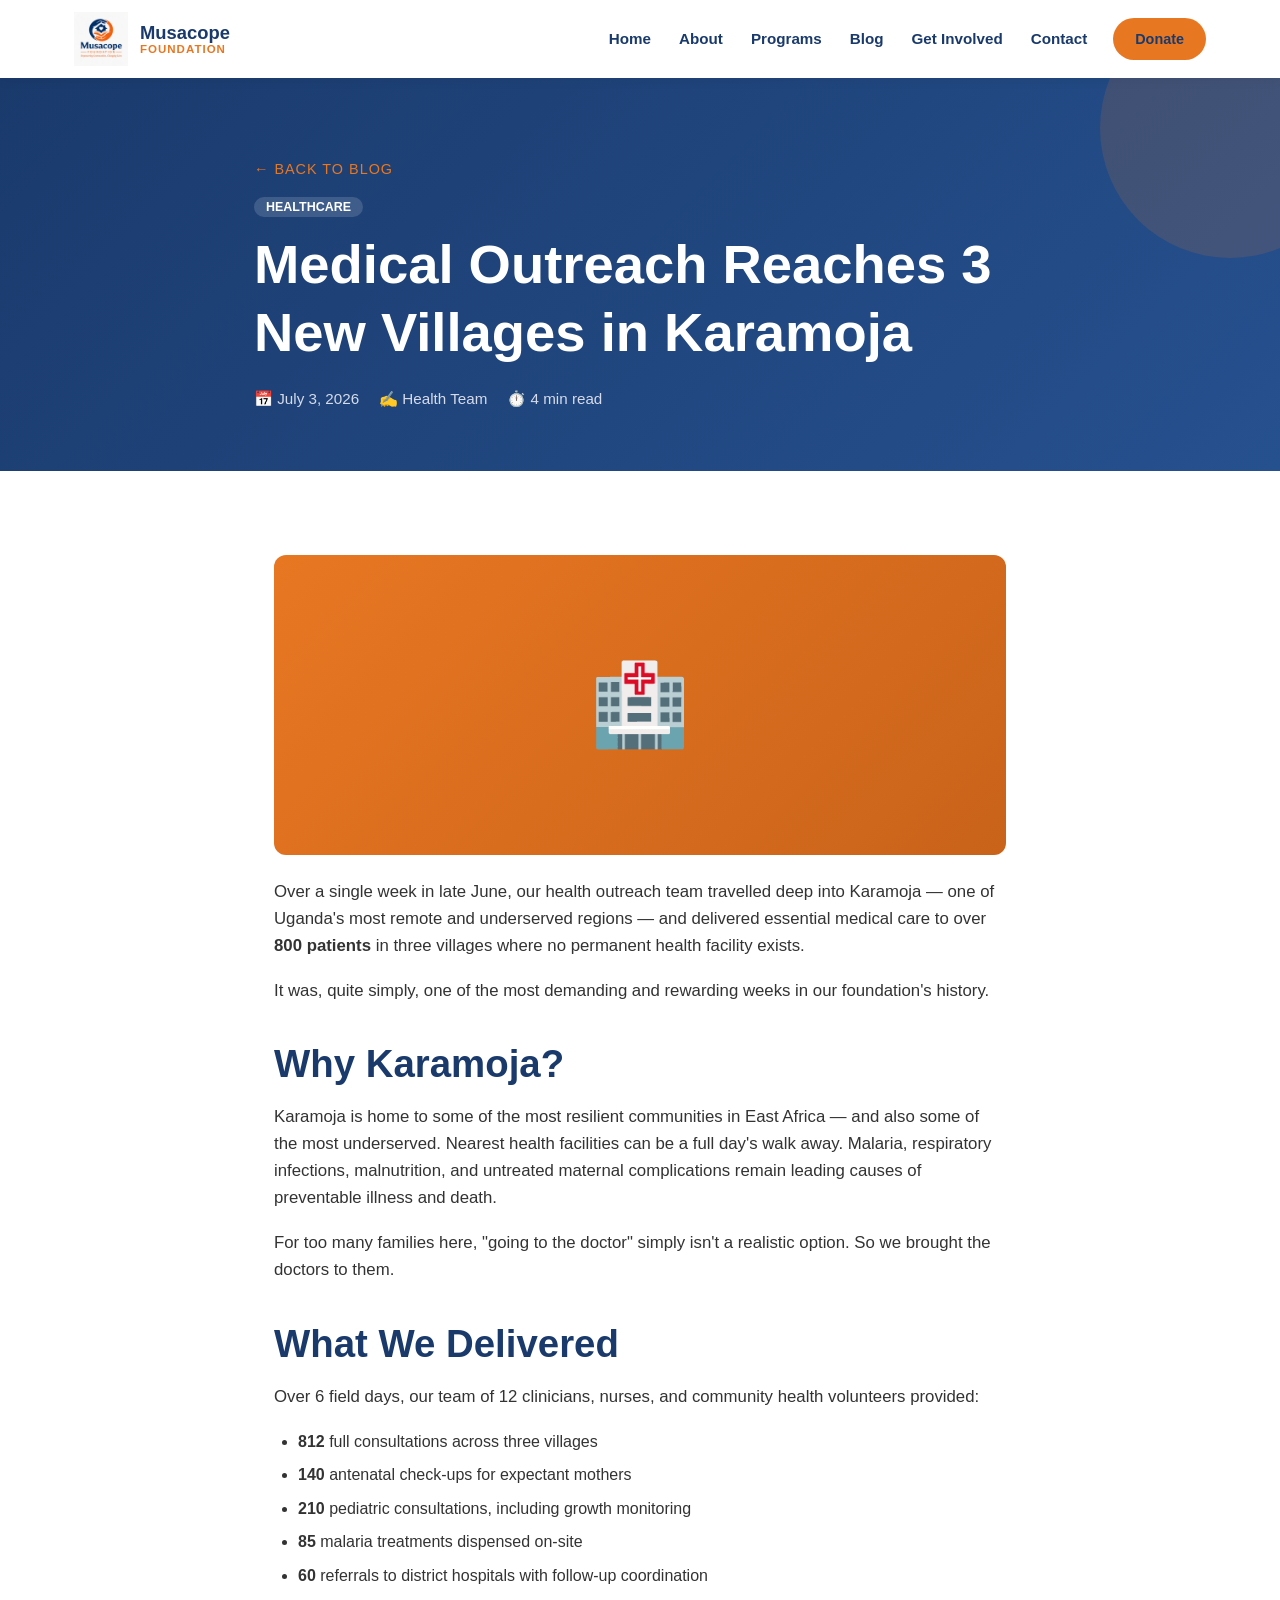
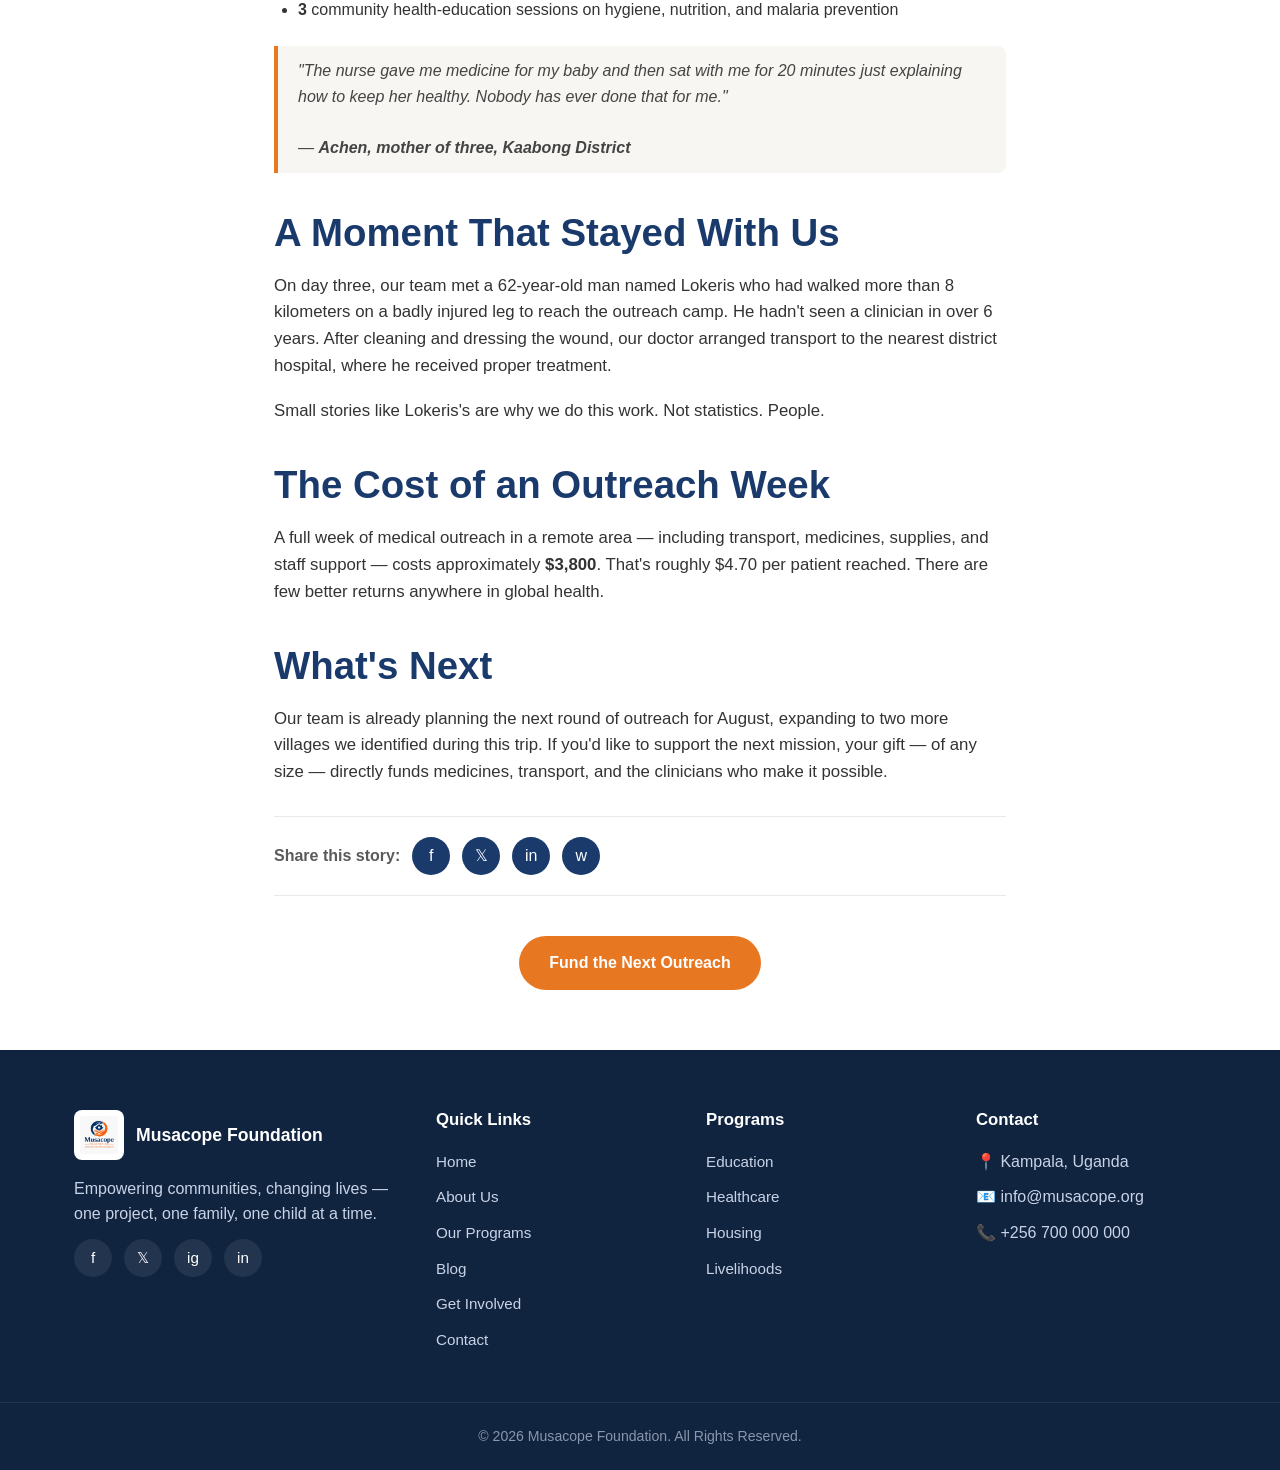
<file: blog/health-outreach.html>
<!DOCTYPE html>
<html lang="en">
<head>
  <meta charset="UTF-8" />
  <meta name="viewport" content="width=device-width, initial-scale=1.0" />
  <title>Medical Outreach in Karamoja | Musacope Foundation</title>
  <link rel="icon" href="../images/logo.png" />
  <link rel="stylesheet" href="../styles.css" />
</head>
<body>

  <nav class="navbar">
    <div class="nav-container">
      <a href="../index.html" class="nav-logo">
        <img src="../images/logo.png" alt="Musacope Foundation logo" />
        <div class="nav-logo-text"><span class="brand">Musacope</span><span class="sub">FOUNDATION</span></div>
      </a>
      <button class="hamburger" aria-label="Menu"><span></span><span></span><span></span></button>
      <ul class="nav-links">
        <li><a href="../index.html">Home</a></li>
        <li><a href="../about.html">About</a></li>
        <li><a href="../programs.html">Programs</a></li>
        <li><a href="../blog.html">Blog</a></li>
        <li><a href="../get-involved.html">Get Involved</a></li>
        <li><a href="../contact.html">Contact</a></li>
        <li><a href="../get-involved.html#donate" class="btn btn-primary">Donate</a></li>
      </ul>
    </div>
  </nav>

  <header class="article-hero">
    <div class="container">
      <p class="breadcrumb"><a href="../blog.html" style="color:var(--orange);">← Back to Blog</a></p>
      <span class="blog-tag" style="background:rgba(255,255,255,0.15); color:#fff;">Healthcare</span>
      <h1>Medical Outreach Reaches 3 New Villages in Karamoja</h1>
      <div class="article-meta">
        <span>📅 July 3, 2026</span>
        <span>✍️ Health Team</span>
        <span>⏱️ 4 min read</span>
      </div>
    </div>
  </header>

  <article class="article-body">
    <div class="article-image-placeholder" style="background:linear-gradient(135deg, var(--orange), var(--orange-dark));">🏥</div>

    <p>Over a single week in late June, our health outreach team travelled deep into Karamoja — one of Uganda's most remote and underserved regions — and delivered essential medical care to over <strong>800 patients</strong> in three villages where no permanent health facility exists.</p>

    <p>It was, quite simply, one of the most demanding and rewarding weeks in our foundation's history.</p>

    <h2>Why Karamoja?</h2>
    <p>Karamoja is home to some of the most resilient communities in East Africa — and also some of the most underserved. Nearest health facilities can be a full day's walk away. Malaria, respiratory infections, malnutrition, and untreated maternal complications remain leading causes of preventable illness and death.</p>

    <p>For too many families here, "going to the doctor" simply isn't a realistic option. So we brought the doctors to them.</p>

    <h2>What We Delivered</h2>
    <p>Over 6 field days, our team of 12 clinicians, nurses, and community health volunteers provided:</p>
    <ul>
      <li><strong>812</strong> full consultations across three villages</li>
      <li><strong>140</strong> antenatal check-ups for expectant mothers</li>
      <li><strong>210</strong> pediatric consultations, including growth monitoring</li>
      <li><strong>85</strong> malaria treatments dispensed on-site</li>
      <li><strong>60</strong> referrals to district hospitals with follow-up coordination</li>
      <li><strong>3</strong> community health-education sessions on hygiene, nutrition, and malaria prevention</li>
    </ul>

    <blockquote>
      "The nurse gave me medicine for my baby and then sat with me for 20 minutes just explaining how to keep her healthy. Nobody has ever done that for me."
      <br><br>— <strong>Achen, mother of three, Kaabong District</strong>
    </blockquote>

    <h2>A Moment That Stayed With Us</h2>
    <p>On day three, our team met a 62-year-old man named Lokeris who had walked more than 8 kilometers on a badly injured leg to reach the outreach camp. He hadn't seen a clinician in over 6 years. After cleaning and dressing the wound, our doctor arranged transport to the nearest district hospital, where he received proper treatment.</p>

    <p>Small stories like Lokeris's are why we do this work. Not statistics. People.</p>

    <h2>The Cost of an Outreach Week</h2>
    <p>A full week of medical outreach in a remote area — including transport, medicines, supplies, and staff support — costs approximately <strong>$3,800</strong>. That's roughly $4.70 per patient reached. There are few better returns anywhere in global health.</p>

    <h2>What's Next</h2>
    <p>Our team is already planning the next round of outreach for August, expanding to two more villages we identified during this trip. If you'd like to support the next mission, your gift — of any size — directly funds medicines, transport, and the clinicians who make it possible.</p>

    <div class="share-box">
      <span>Share this story:</span>
      <a href="#" class="share-btn">f</a>
      <a href="#" class="share-btn">𝕏</a>
      <a href="#" class="share-btn">in</a>
      <a href="#" class="share-btn">w</a>
    </div>

    <div style="text-align:center; margin-top:40px;">
      <a href="../get-involved.html#donate" class="btn btn-primary">Fund the Next Outreach</a>
    </div>
  </article>

  <footer>
    <div class="container">
      <div class="footer-grid">
        <div class="footer-col">
          <div class="footer-logo"><img src="../images/logo.png" alt="Musacope Foundation" /><span class="brand">Musacope Foundation</span></div>
          <p style="color:#c9d3e6;">Empowering communities, changing lives — one project, one family, one child at a time.</p>
          <div class="socials"><a href="#">f</a><a href="#">𝕏</a><a href="#">ig</a><a href="#">in</a></div>
        </div>
        <div class="footer-col"><h4>Quick Links</h4><ul>
          <li><a href="../index.html">Home</a></li><li><a href="../about.html">About Us</a></li>
          <li><a href="../programs.html">Our Programs</a></li><li><a href="../blog.html">Blog</a></li>
          <li><a href="../get-involved.html">Get Involved</a></li><li><a href="../contact.html">Contact</a></li>
        </ul></div>
        <div class="footer-col"><h4>Programs</h4><ul>
          <li><a href="../programs.html">Education</a></li><li><a href="../programs.html">Healthcare</a></li>
          <li><a href="../programs.html">Housing</a></li><li><a href="../programs.html">Livelihoods</a></li>
        </ul></div>
        <div class="footer-col"><h4>Contact</h4><ul>
          <li>📍 Kampala, Uganda</li><li>📧 info@musacope.org</li><li>📞 +256 700 000 000</li>
        </ul></div>
      </div>
    </div>
    <div class="footer-bottom">
      &copy; <span id="year"></span> Musacope Foundation. All Rights Reserved.
      <script>document.getElementById('year').textContent = new Date().getFullYear();</script>
    </div>
  </footer>

  <script src="../config.js"></script>
  <script src="../script.js"></script>
</body>
</html>
</file>
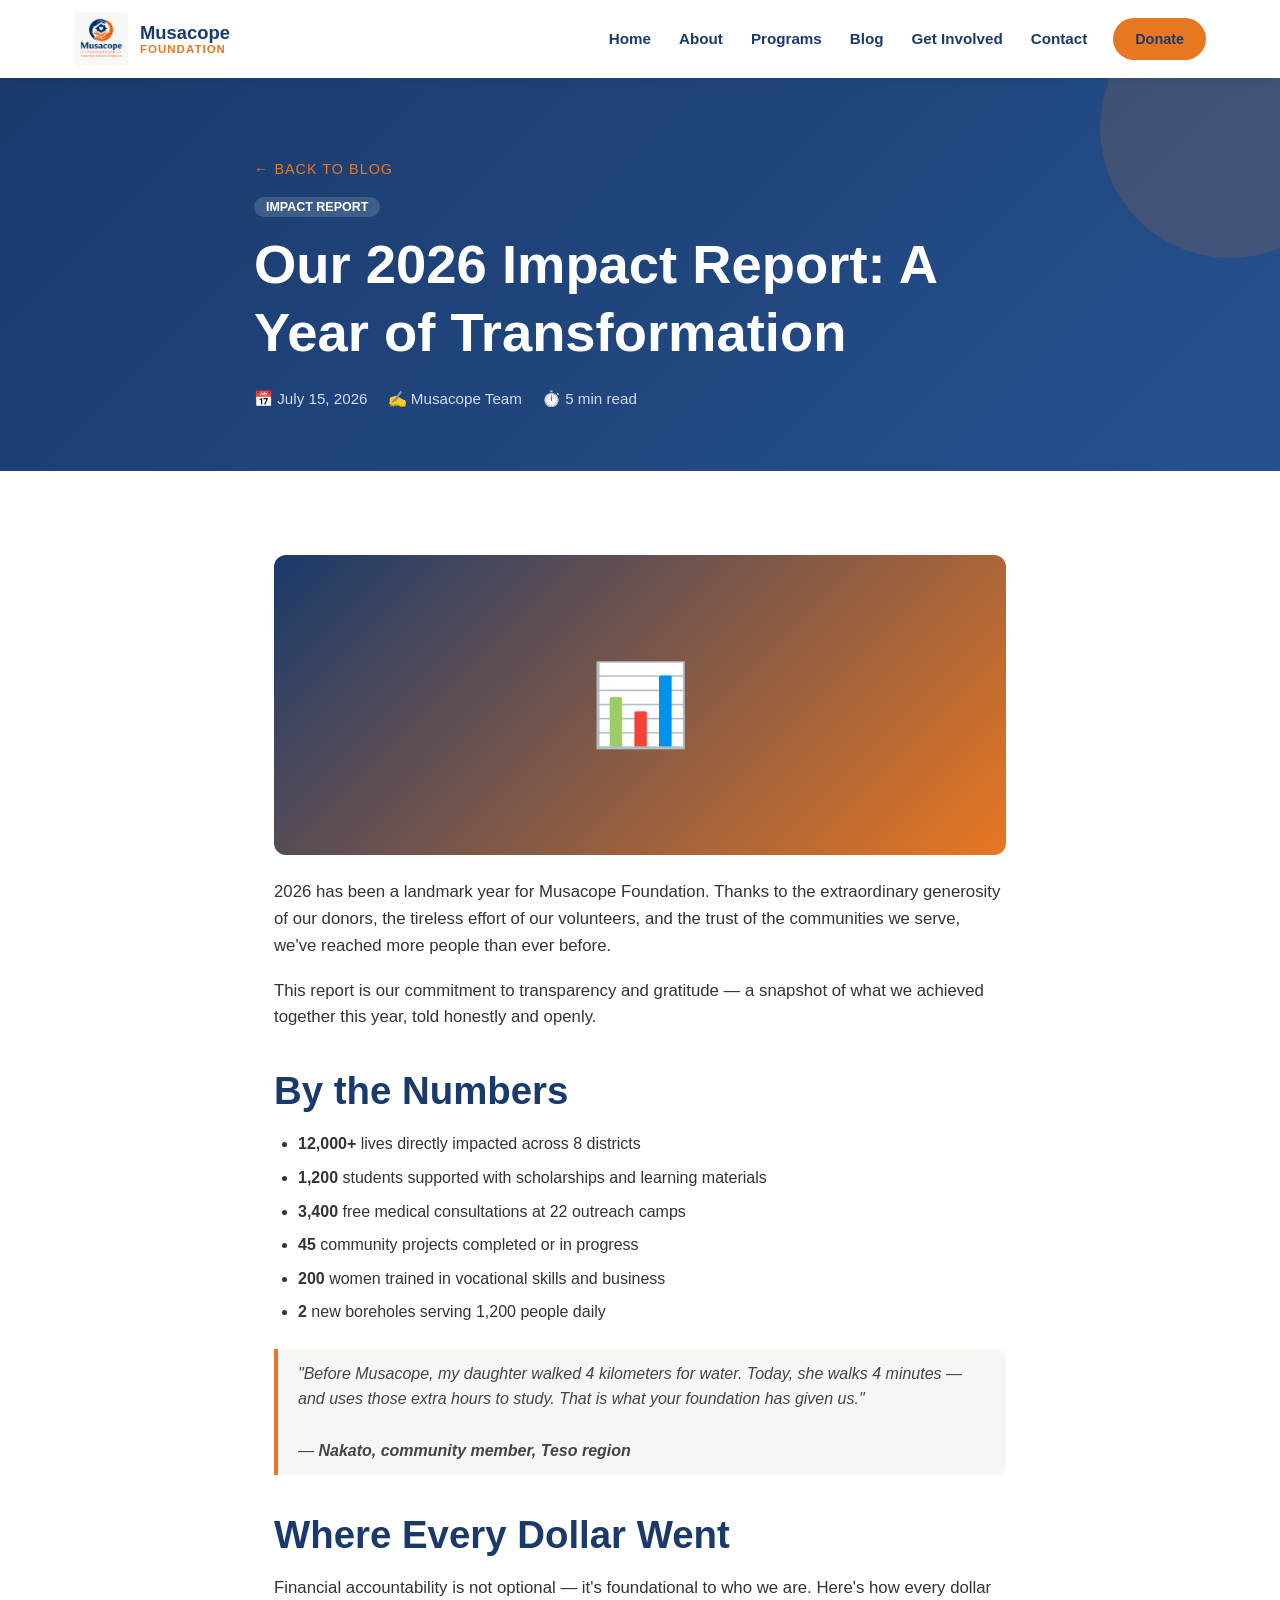
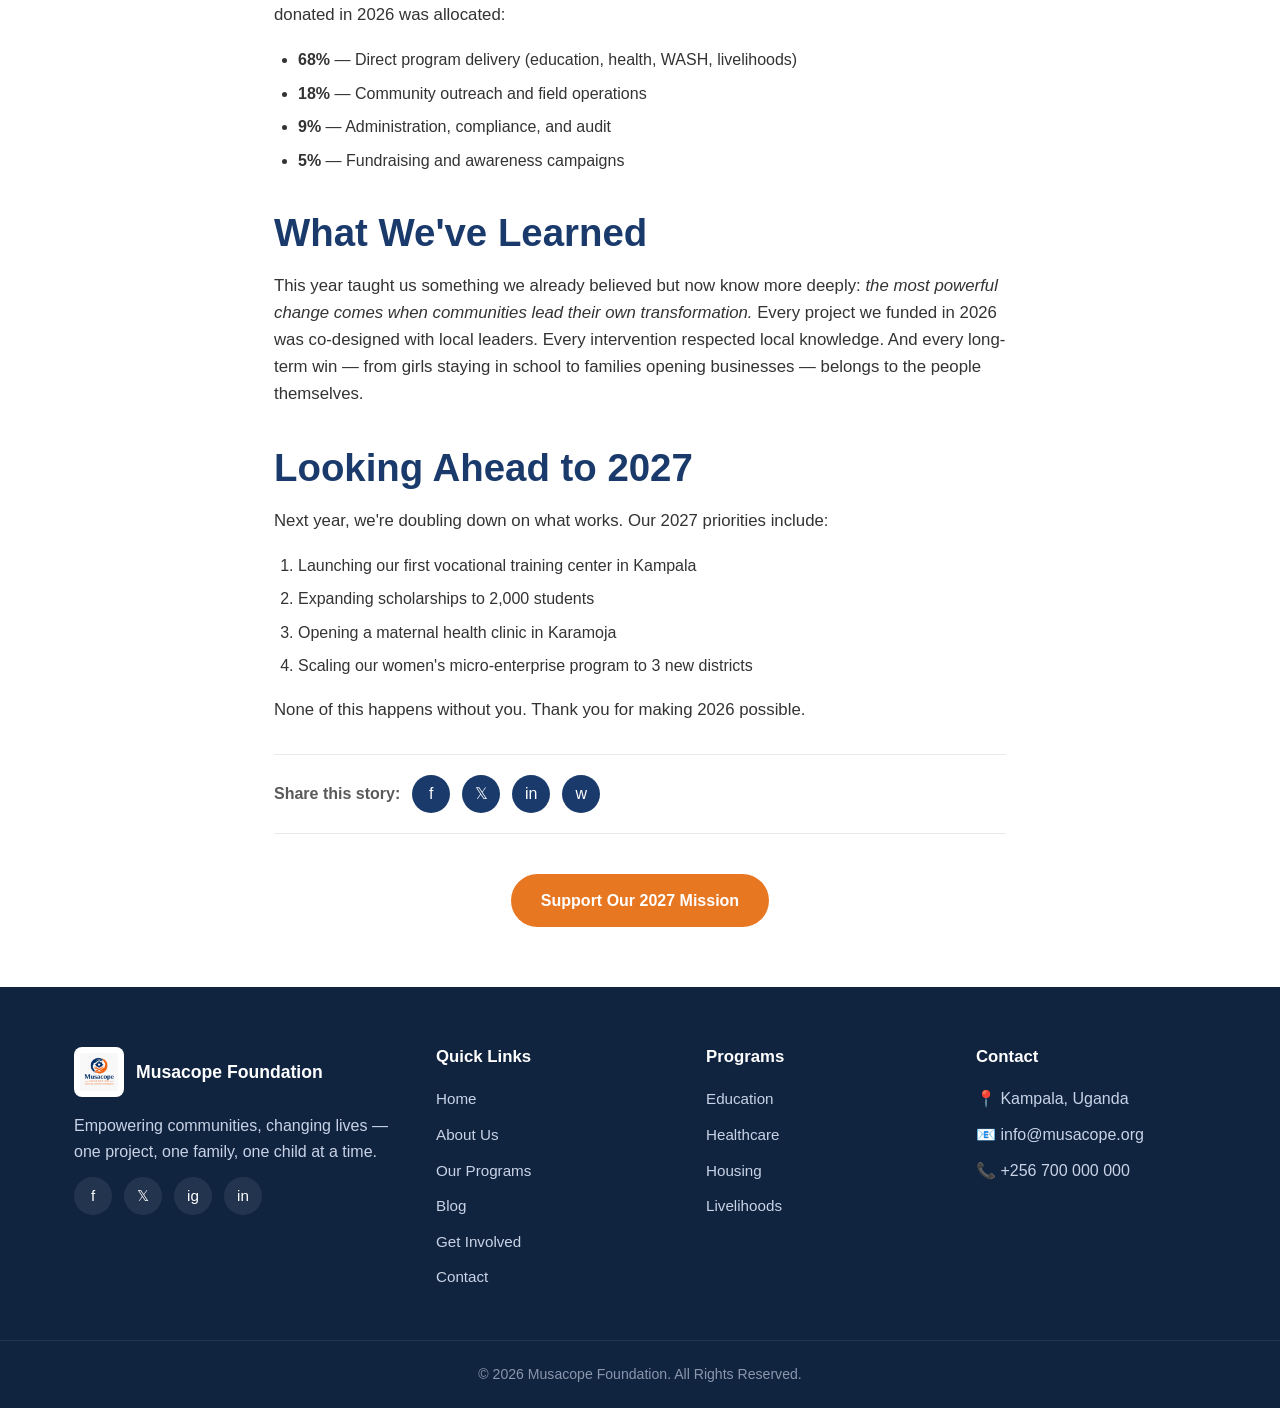
<file: blog/impact-report-2026.html>
<!DOCTYPE html>
<html lang="en">
<head>
  <meta charset="UTF-8" />
  <meta name="viewport" content="width=device-width, initial-scale=1.0" />
  <title>Our 2026 Impact Report | Musacope Foundation</title>
  <link rel="icon" href="../images/logo.png" />
  <link rel="stylesheet" href="../styles.css" />
</head>
<body>

  <nav class="navbar">
    <div class="nav-container">
      <a href="../index.html" class="nav-logo">
        <img src="../images/logo.png" alt="Musacope Foundation logo" />
        <div class="nav-logo-text"><span class="brand">Musacope</span><span class="sub">FOUNDATION</span></div>
      </a>
      <button class="hamburger" aria-label="Menu"><span></span><span></span><span></span></button>
      <ul class="nav-links">
        <li><a href="../index.html">Home</a></li>
        <li><a href="../about.html">About</a></li>
        <li><a href="../programs.html">Programs</a></li>
        <li><a href="../blog.html">Blog</a></li>
        <li><a href="../get-involved.html">Get Involved</a></li>
        <li><a href="../contact.html">Contact</a></li>
        <li><a href="../get-involved.html#donate" class="btn btn-primary">Donate</a></li>
      </ul>
    </div>
  </nav>

  <header class="article-hero">
    <div class="container">
      <p class="breadcrumb"><a href="../blog.html" style="color:var(--orange);">← Back to Blog</a></p>
      <span class="blog-tag" style="background:rgba(255,255,255,0.15); color:#fff;">Impact Report</span>
      <h1>Our 2026 Impact Report: A Year of Transformation</h1>
      <div class="article-meta">
        <span>📅 July 15, 2026</span>
        <span>✍️ Musacope Team</span>
        <span>⏱️ 5 min read</span>
      </div>
    </div>
  </header>

  <article class="article-body">
    <div class="article-image-placeholder">📊</div>

    <p>2026 has been a landmark year for Musacope Foundation. Thanks to the extraordinary generosity of our donors, the tireless effort of our volunteers, and the trust of the communities we serve, we've reached more people than ever before.</p>

    <p>This report is our commitment to transparency and gratitude — a snapshot of what we achieved together this year, told honestly and openly.</p>

    <h2>By the Numbers</h2>
    <ul>
      <li><strong>12,000+</strong> lives directly impacted across 8 districts</li>
      <li><strong>1,200</strong> students supported with scholarships and learning materials</li>
      <li><strong>3,400</strong> free medical consultations at 22 outreach camps</li>
      <li><strong>45</strong> community projects completed or in progress</li>
      <li><strong>200</strong> women trained in vocational skills and business</li>
      <li><strong>2</strong> new boreholes serving 1,200 people daily</li>
    </ul>

    <blockquote>
      "Before Musacope, my daughter walked 4 kilometers for water. Today, she walks 4 minutes — and uses those extra hours to study. That is what your foundation has given us."
      <br><br>— <strong>Nakato, community member, Teso region</strong>
    </blockquote>

    <h2>Where Every Dollar Went</h2>
    <p>Financial accountability is not optional — it's foundational to who we are. Here's how every dollar donated in 2026 was allocated:</p>
    <ul>
      <li><strong>68%</strong> — Direct program delivery (education, health, WASH, livelihoods)</li>
      <li><strong>18%</strong> — Community outreach and field operations</li>
      <li><strong>9%</strong> — Administration, compliance, and audit</li>
      <li><strong>5%</strong> — Fundraising and awareness campaigns</li>
    </ul>

    <h2>What We've Learned</h2>
    <p>This year taught us something we already believed but now know more deeply: <em>the most powerful change comes when communities lead their own transformation.</em> Every project we funded in 2026 was co-designed with local leaders. Every intervention respected local knowledge. And every long-term win — from girls staying in school to families opening businesses — belongs to the people themselves.</p>

    <h2>Looking Ahead to 2027</h2>
    <p>Next year, we're doubling down on what works. Our 2027 priorities include:</p>
    <ol>
      <li>Launching our first vocational training center in Kampala</li>
      <li>Expanding scholarships to 2,000 students</li>
      <li>Opening a maternal health clinic in Karamoja</li>
      <li>Scaling our women's micro-enterprise program to 3 new districts</li>
    </ol>

    <p>None of this happens without you. Thank you for making 2026 possible.</p>

    <div class="share-box">
      <span>Share this story:</span>
      <a href="#" class="share-btn" aria-label="Facebook">f</a>
      <a href="#" class="share-btn" aria-label="Twitter">𝕏</a>
      <a href="#" class="share-btn" aria-label="LinkedIn">in</a>
      <a href="#" class="share-btn" aria-label="WhatsApp">w</a>
    </div>

    <div style="text-align:center; margin-top:40px;">
      <a href="../get-involved.html#donate" class="btn btn-primary">Support Our 2027 Mission</a>
    </div>
  </article>

  <footer>
    <div class="container">
      <div class="footer-grid">
        <div class="footer-col">
          <div class="footer-logo"><img src="../images/logo.png" alt="Musacope Foundation" /><span class="brand">Musacope Foundation</span></div>
          <p style="color:#c9d3e6;">Empowering communities, changing lives — one project, one family, one child at a time.</p>
          <div class="socials"><a href="#">f</a><a href="#">𝕏</a><a href="#">ig</a><a href="#">in</a></div>
        </div>
        <div class="footer-col"><h4>Quick Links</h4><ul>
          <li><a href="../index.html">Home</a></li><li><a href="../about.html">About Us</a></li>
          <li><a href="../programs.html">Our Programs</a></li><li><a href="../blog.html">Blog</a></li>
          <li><a href="../get-involved.html">Get Involved</a></li><li><a href="../contact.html">Contact</a></li>
        </ul></div>
        <div class="footer-col"><h4>Programs</h4><ul>
          <li><a href="../programs.html">Education</a></li><li><a href="../programs.html">Healthcare</a></li>
          <li><a href="../programs.html">Housing</a></li><li><a href="../programs.html">Livelihoods</a></li>
        </ul></div>
        <div class="footer-col"><h4>Contact</h4><ul>
          <li>📍 Kampala, Uganda</li><li>📧 info@musacope.org</li><li>📞 +256 700 000 000</li>
        </ul></div>
      </div>
    </div>
    <div class="footer-bottom">
      &copy; <span id="year"></span> Musacope Foundation. All Rights Reserved.
      <script>document.getElementById('year').textContent = new Date().getFullYear();</script>
    </div>
  </footer>

  <script src="../config.js"></script>
  <script src="../script.js"></script>
</body>
</html>
</file>
<file: styles.css>
/* ==========================================================================
   Musacope Foundation - Global Stylesheet
   Colors: Navy #1a3a6c, Orange #e87722, Off-white #f7f6f2
   ========================================================================== */

:root {
  --navy: #1a3a6c;
  --navy-dark: #122a52;
  --navy-light: #26518f;
  --orange: #e87722;
  --orange-dark: #c9631a;
  --cream: #f7f6f2;
  --gray: #5a5a5a;
  --light-gray: #eaeaea;
  --white: #ffffff;
  --radius: 12px;
  --shadow: 0 8px 24px rgba(26, 58, 108, 0.08);
  --shadow-lg: 0 12px 40px rgba(26, 58, 108, 0.15);
  --transition: 0.3s ease;
}

* { margin: 0; padding: 0; box-sizing: border-box; }
html { scroll-behavior: smooth; }
body {
  font-family: 'Segoe UI', -apple-system, Roboto, Helvetica, Arial, sans-serif;
  color: #222; line-height: 1.6; background: var(--white);
}
img { max-width: 100%; display: block; }
a { color: var(--navy); text-decoration: none; transition: color var(--transition); }
a:hover { color: var(--orange); }
.container { max-width: 1180px; margin: 0 auto; padding: 0 24px; }

h1, h2, h3, h4 { color: var(--navy); font-weight: 700; line-height: 1.25; }
h1 { font-size: clamp(2rem, 4.5vw, 3.4rem); }
h2 { font-size: clamp(1.6rem, 3vw, 2.4rem); margin-bottom: 16px; }
h3 { font-size: 1.3rem; margin-bottom: 10px; }
p { margin-bottom: 12px; color: #333; }

/* Buttons */
.btn {
  display: inline-block; padding: 12px 28px; border-radius: 999px;
  font-weight: 600; font-size: 1rem; cursor: pointer;
  border: 2px solid transparent; transition: all var(--transition); text-align: center;
}
.btn-primary { background: var(--orange); color: var(--white); }
.btn-primary:hover { background: var(--orange-dark); color: var(--white); transform: translateY(-2px); box-shadow: var(--shadow-lg); }
.btn-outline { background: transparent; color: var(--white); border-color: var(--white); }
.btn-outline:hover { background: var(--white); color: var(--navy); }
.btn-navy { background: var(--navy); color: var(--white); }
.btn-navy:hover { background: var(--navy-dark); color: var(--white); transform: translateY(-2px); }

/* Navbar */
.navbar { position: sticky; top: 0; background: var(--white); box-shadow: 0 2px 12px rgba(0, 0, 0, 0.06); z-index: 1000; }
.nav-container { max-width: 1180px; margin: 0 auto; padding: 12px 24px; display: flex; justify-content: space-between; align-items: center; }
.nav-logo { display: flex; align-items: center; gap: 12px; }
.nav-logo img { height: 54px; width: auto; }
.nav-logo-text { display: flex; flex-direction: column; line-height: 1.1; }
.nav-logo-text .brand { color: var(--navy); font-weight: 800; font-size: 1.15rem; }
.nav-logo-text .sub { color: var(--orange); font-size: 0.72rem; font-weight: 600; letter-spacing: 1px; }
.nav-links { display: flex; gap: 24px; align-items: center; list-style: none; }
.nav-links a { color: var(--navy); font-weight: 600; font-size: 0.95rem; padding: 6px 2px; border-bottom: 2px solid transparent; }
.nav-links a:hover, .nav-links a.active { color: var(--orange); border-bottom-color: var(--orange); }
.nav-links .btn { padding: 8px 20px; font-size: 0.9rem; border-bottom: none; }
.nav-links .btn:hover { border-bottom: none; }
.hamburger { display: none; flex-direction: column; gap: 5px; background: none; border: none; cursor: pointer; }
.hamburger span { width: 26px; height: 3px; background: var(--navy); border-radius: 2px; transition: var(--transition); }

/* Hero */
.hero { background: linear-gradient(135deg, var(--navy) 0%, var(--navy-light) 100%); color: var(--white); padding: 90px 0 100px; position: relative; overflow: hidden; }
.hero::before { content: ''; position: absolute; top: -80px; right: -80px; width: 320px; height: 320px; background: var(--orange); opacity: 0.15; border-radius: 50%; }
.hero::after { content: ''; position: absolute; bottom: -100px; left: -100px; width: 260px; height: 260px; background: var(--orange); opacity: 0.08; border-radius: 50%; }
.hero-content { position: relative; z-index: 2; max-width: 780px; }
.hero h1 { color: var(--white); margin-bottom: 20px; }
.hero .tagline { color: var(--orange); font-size: 1.15rem; font-style: italic; font-weight: 500; margin-bottom: 22px; }
.hero p { color: #e9ecf4; font-size: 1.08rem; margin-bottom: 32px; }
.hero-buttons { display: flex; gap: 16px; flex-wrap: wrap; }

/* Sections */
section { padding: 80px 0; }
.section-title { text-align: center; margin-bottom: 12px; }
.section-subtitle { text-align: center; color: var(--gray); max-width: 720px; margin: 0 auto 50px; font-size: 1.05rem; }
.section-alt { background: var(--cream); }

/* Cards */
.cards-grid { display: grid; grid-template-columns: repeat(auto-fit, minmax(280px, 1fr)); gap: 26px; }
.card { background: var(--white); padding: 32px 26px; border-radius: var(--radius); box-shadow: var(--shadow); border-top: 4px solid var(--orange); transition: transform var(--transition), box-shadow var(--transition); }
.card:hover { transform: translateY(-6px); box-shadow: var(--shadow-lg); }
.card-icon { width: 60px; height: 60px; border-radius: 50%; background: rgba(232, 119, 34, 0.12); color: var(--orange); display: flex; align-items: center; justify-content: center; font-size: 1.6rem; margin-bottom: 16px; }

/* Two col */
.two-col { display: grid; grid-template-columns: 1fr 1fr; gap: 50px; align-items: center; }
.two-col .image-box { background: linear-gradient(135deg, var(--navy), var(--orange)); border-radius: var(--radius); padding: 30px; text-align: center; box-shadow: var(--shadow-lg); }
.two-col .image-box img { margin: 0 auto; max-width: 320px; }

/* Stats */
.stats { background: var(--navy); color: var(--white); padding: 60px 0; }
.stats-grid { display: grid; grid-template-columns: repeat(auto-fit, minmax(180px, 1fr)); gap: 30px; text-align: center; }
.stat-num { font-size: 2.8rem; font-weight: 800; color: var(--orange); display: block; line-height: 1; }
.stat-label { color: #d5dbea; font-size: 0.95rem; margin-top: 6px; }

/* CTA banner */
.cta-banner { background: linear-gradient(135deg, var(--orange) 0%, var(--orange-dark) 100%); color: var(--white); padding: 70px 0; text-align: center; }
.cta-banner h2 { color: var(--white); }
.cta-banner p { color: #ffe9d6; max-width: 640px; margin: 12px auto 28px; font-size: 1.05rem; }

/* Program items */
.program-item { display: grid; grid-template-columns: 1fr 2fr; gap: 30px; background: var(--white); padding: 30px; border-radius: var(--radius); box-shadow: var(--shadow); margin-bottom: 26px; align-items: center; }
.program-item .program-visual { background: var(--cream); border-radius: var(--radius); padding: 30px; text-align: center; font-size: 3.2rem; color: var(--orange); }
.program-item h3 { color: var(--navy); }
.program-item ul { margin-top: 10px; padding-left: 20px; }
.program-item li { margin-bottom: 6px; color: #333; }

/* Contact/Forms */
.contact-wrap { display: grid; grid-template-columns: 1fr 1.4fr; gap: 40px; }
.contact-info { background: var(--navy); color: var(--white); padding: 36px; border-radius: var(--radius); }
.contact-info h3 { color: var(--white); }
.contact-info p, .contact-info a { color: #e6ecf7; }
.contact-info a:hover { color: var(--orange); }
.contact-item { display: flex; gap: 14px; margin-bottom: 22px; align-items: flex-start; }
.contact-item .icon { min-width: 40px; height: 40px; border-radius: 50%; background: rgba(255, 255, 255, 0.12); display: flex; align-items: center; justify-content: center; color: var(--orange); font-size: 1.1rem; }

.form-box { background: var(--white); padding: 36px; border-radius: var(--radius); box-shadow: var(--shadow); }
.form-group { margin-bottom: 18px; }
.form-group label { display: block; font-weight: 600; margin-bottom: 6px; color: var(--navy); font-size: 0.95rem; }
.form-group input, .form-group textarea, .form-group select {
  width: 100%; padding: 12px 14px; border: 1.5px solid var(--light-gray); border-radius: 8px;
  font-size: 1rem; font-family: inherit; transition: border-color var(--transition);
}
.form-group input:focus, .form-group textarea:focus, .form-group select:focus { outline: none; border-color: var(--orange); }
.form-group textarea { min-height: 140px; resize: vertical; }
.form-note { color: var(--gray); font-size: 0.85rem; margin-top: -10px; }

/* Donate options */
.donate-options { display: grid; grid-template-columns: repeat(auto-fit, minmax(120px, 1fr)); gap: 12px; margin: 20px 0 30px; }
.donate-option { padding: 20px 10px; text-align: center; border: 2px solid var(--light-gray); border-radius: var(--radius); font-weight: 700; font-size: 1.15rem; color: var(--navy); cursor: pointer; transition: var(--transition); background: var(--white); }
.donate-option:hover, .donate-option.selected { border-color: var(--orange); background: rgba(232, 119, 34, 0.08); color: var(--orange); }

/* Payment methods */
.payment-methods { display: grid; grid-template-columns: repeat(3, 1fr); gap: 12px; margin: 22px 0; }
.payment-method {
  padding: 18px 10px; text-align: center; border: 2px solid var(--light-gray);
  border-radius: var(--radius); cursor: pointer; transition: var(--transition);
  background: var(--white); font-weight: 600; color: var(--navy);
  display: flex; flex-direction: column; align-items: center; gap: 6px;
}
.payment-method:hover, .payment-method.selected { border-color: var(--orange); background: rgba(232, 119, 34, 0.06); }
.payment-method.selected { box-shadow: var(--shadow); }
.payment-method .pm-icon { font-size: 1.8rem; }
.payment-method .pm-label { font-size: 0.9rem; }
.payment-panel { display: none; padding: 20px; background: var(--cream); border-radius: var(--radius); margin-bottom: 20px; }
.payment-panel.active { display: block; }
.payment-panel h4 { margin-bottom: 10px; color: var(--navy); }
.payment-panel p { font-size: 0.95rem; color: #333; }

/* Payment provider buttons */
.provider-btn {
  display: flex; align-items: center; justify-content: center; gap: 10px;
  width: 100%; padding: 14px 20px; border-radius: 10px; border: none;
  font-weight: 700; font-size: 1rem; cursor: pointer; transition: var(--transition);
  margin-top: 10px;
}
.provider-btn:hover { transform: translateY(-2px); box-shadow: var(--shadow-lg); }
.provider-stripe { background: #635bff; color: white; }
.provider-paypal { background: #ffc439; color: #003087; }
.provider-flutterwave { background: #f5a623; color: white; }

/* Page header */
.page-header { background: linear-gradient(135deg, var(--navy) 0%, var(--navy-light) 100%); color: var(--white); padding: 70px 0 60px; text-align: center; position: relative; overflow: hidden; }
.page-header::before { content: ''; position: absolute; top: -60px; right: -60px; width: 220px; height: 220px; background: var(--orange); opacity: 0.15; border-radius: 50%; }
.page-header h1 { color: var(--white); margin-bottom: 10px; }
.page-header p { color: #e0e6f2; max-width: 620px; margin: 0 auto; }
.breadcrumb { color: var(--orange); font-size: 0.9rem; margin-bottom: 12px; letter-spacing: 1px; text-transform: uppercase; }

/* Values */
.value-list { list-style: none; margin-top: 20px; }
.value-list li { padding-left: 34px; position: relative; margin-bottom: 14px; color: #333; }
.value-list li::before { content: '✓'; position: absolute; left: 0; top: 0; width: 24px; height: 24px; background: var(--orange); color: var(--white); border-radius: 50%; display: flex; align-items: center; justify-content: center; font-size: 0.8rem; font-weight: 700; }

/* Blog */
.blog-grid { display: grid; grid-template-columns: repeat(auto-fit, minmax(300px, 1fr)); gap: 30px; }
.blog-card {
  background: var(--white); border-radius: var(--radius); overflow: hidden;
  box-shadow: var(--shadow); transition: var(--transition); display: flex; flex-direction: column;
}
.blog-card:hover { transform: translateY(-6px); box-shadow: var(--shadow-lg); }
.blog-card-image {
  height: 200px; background: linear-gradient(135deg, var(--navy), var(--orange));
  display: flex; align-items: center; justify-content: center;
  color: white; font-size: 4rem;
}
.blog-card-image.education { background: linear-gradient(135deg, #1a3a6c, #26518f); }
.blog-card-image.health { background: linear-gradient(135deg, #e87722, #c9631a); }
.blog-card-image.community { background: linear-gradient(135deg, #1a3a6c, #e87722); }
.blog-card-body { padding: 24px; flex: 1; display: flex; flex-direction: column; }
.blog-meta { display: flex; gap: 12px; font-size: 0.85rem; color: var(--gray); margin-bottom: 10px; }
.blog-tag { background: rgba(232, 119, 34, 0.12); color: var(--orange); padding: 3px 12px; border-radius: 999px; font-weight: 600; font-size: 0.78rem; text-transform: uppercase; }
.blog-card h3 { margin-bottom: 10px; }
.blog-card p { color: #555; flex: 1; }
.blog-card .read-more { color: var(--orange); font-weight: 600; margin-top: 12px; display: inline-block; }
.blog-card .read-more:hover { color: var(--orange-dark); }

/* Blog article */
.article-hero {
  background: linear-gradient(135deg, var(--navy), var(--navy-light));
  color: white; padding: 80px 0 60px; position: relative; overflow: hidden;
}
.article-hero::before { content: ''; position: absolute; top: -80px; right: -80px; width: 260px; height: 260px; background: var(--orange); opacity: 0.15; border-radius: 50%; }
.article-hero .container { max-width: 820px; position: relative; z-index: 2; }
.article-hero h1 { color: white; margin: 12px 0 20px; }
.article-meta { display: flex; gap: 20px; align-items: center; color: #d5dbea; font-size: 0.95rem; flex-wrap: wrap; }
.article-body { max-width: 780px; margin: 0 auto; padding: 60px 24px; }
.article-body h2 { margin-top: 36px; }
.article-body h3 { margin-top: 26px; }
.article-body p { font-size: 1.05rem; margin-bottom: 18px; color: #333; }
.article-body blockquote {
  border-left: 4px solid var(--orange); padding: 12px 20px; margin: 24px 0;
  background: var(--cream); font-style: italic; color: #444; border-radius: 0 8px 8px 0;
}
.article-body ul, .article-body ol { padding-left: 24px; margin-bottom: 18px; }
.article-body li { margin-bottom: 8px; color: #333; }
.article-body img { border-radius: var(--radius); margin: 24px 0; }
.article-image-placeholder {
  height: 300px; border-radius: var(--radius); margin: 24px 0;
  background: linear-gradient(135deg, var(--navy), var(--orange));
  display: flex; align-items: center; justify-content: center; color: white; font-size: 5rem;
}
.share-box { display: flex; gap: 12px; align-items: center; padding: 20px 0; border-top: 1px solid var(--light-gray); border-bottom: 1px solid var(--light-gray); margin-top: 30px; }
.share-box span { color: var(--gray); font-weight: 600; }
.share-btn { width: 38px; height: 38px; border-radius: 50%; background: var(--navy); color: white; display: flex; align-items: center; justify-content: center; transition: var(--transition); }
.share-btn:hover { background: var(--orange); color: white; transform: translateY(-2px); }

/* Success / alert message */
.alert { padding: 14px 18px; border-radius: 8px; margin: 16px 0; font-weight: 500; }
.alert-success { background: rgba(38, 194, 129, 0.12); color: #1a7a4c; border: 1px solid rgba(38, 194, 129, 0.3); }
.alert-info { background: rgba(26, 58, 108, 0.08); color: var(--navy); border: 1px solid rgba(26, 58, 108, 0.2); }
.alert-warning { background: rgba(232, 119, 34, 0.12); color: var(--orange-dark); border: 1px solid rgba(232, 119, 34, 0.3); }

/* Footer */
footer { background: #10233f; color: #c9d3e6; padding: 60px 0 0; }
.footer-grid { display: grid; grid-template-columns: 1.4fr 1fr 1fr 1fr; gap: 40px; margin-bottom: 40px; }
.footer-col h4 { color: var(--white); margin-bottom: 18px; font-size: 1.05rem; }
.footer-col ul { list-style: none; }
.footer-col li { margin-bottom: 10px; }
.footer-col a { color: #c9d3e6; font-size: 0.95rem; }
.footer-col a:hover { color: var(--orange); }
.footer-logo { display: flex; gap: 12px; align-items: center; margin-bottom: 16px; }
.footer-logo img { height: 50px; background: var(--white); padding: 6px; border-radius: 8px; }
.footer-logo .brand { color: var(--white); font-weight: 700; font-size: 1.1rem; }
.socials { display: flex; gap: 12px; margin-top: 12px; }
.socials a { width: 38px; height: 38px; border-radius: 50%; background: rgba(255, 255, 255, 0.08); display: flex; align-items: center; justify-content: center; color: var(--white); font-size: 0.95rem; transition: var(--transition); }
.socials a:hover { background: var(--orange); transform: translateY(-2px); }
.footer-bottom { border-top: 1px solid rgba(255, 255, 255, 0.08); padding: 22px 0; text-align: center; font-size: 0.88rem; color: #8a96ac; }

/* Responsive */
@media (max-width: 900px) {
  .two-col, .contact-wrap { grid-template-columns: 1fr; }
  .program-item { grid-template-columns: 1fr; }
  .footer-grid { grid-template-columns: 1fr 1fr; }
}
@media (max-width: 720px) {
  .hamburger { display: flex; }
  .nav-links {
    position: absolute; top: 100%; left: 0; right: 0;
    background: var(--white); flex-direction: column; gap: 0; padding: 20px;
    box-shadow: 0 8px 20px rgba(0, 0, 0, 0.1);
    transform: translateY(-10px); opacity: 0; pointer-events: none; transition: var(--transition);
  }
  .nav-links.active { transform: translateY(0); opacity: 1; pointer-events: auto; }
  .nav-links li { width: 100%; padding: 10px 0; border-bottom: 1px solid var(--light-gray); }
  .hero { padding: 60px 0; }
  section { padding: 60px 0; }
  .footer-grid { grid-template-columns: 1fr; }
  .payment-methods { grid-template-columns: 1fr; }
}
</file>
